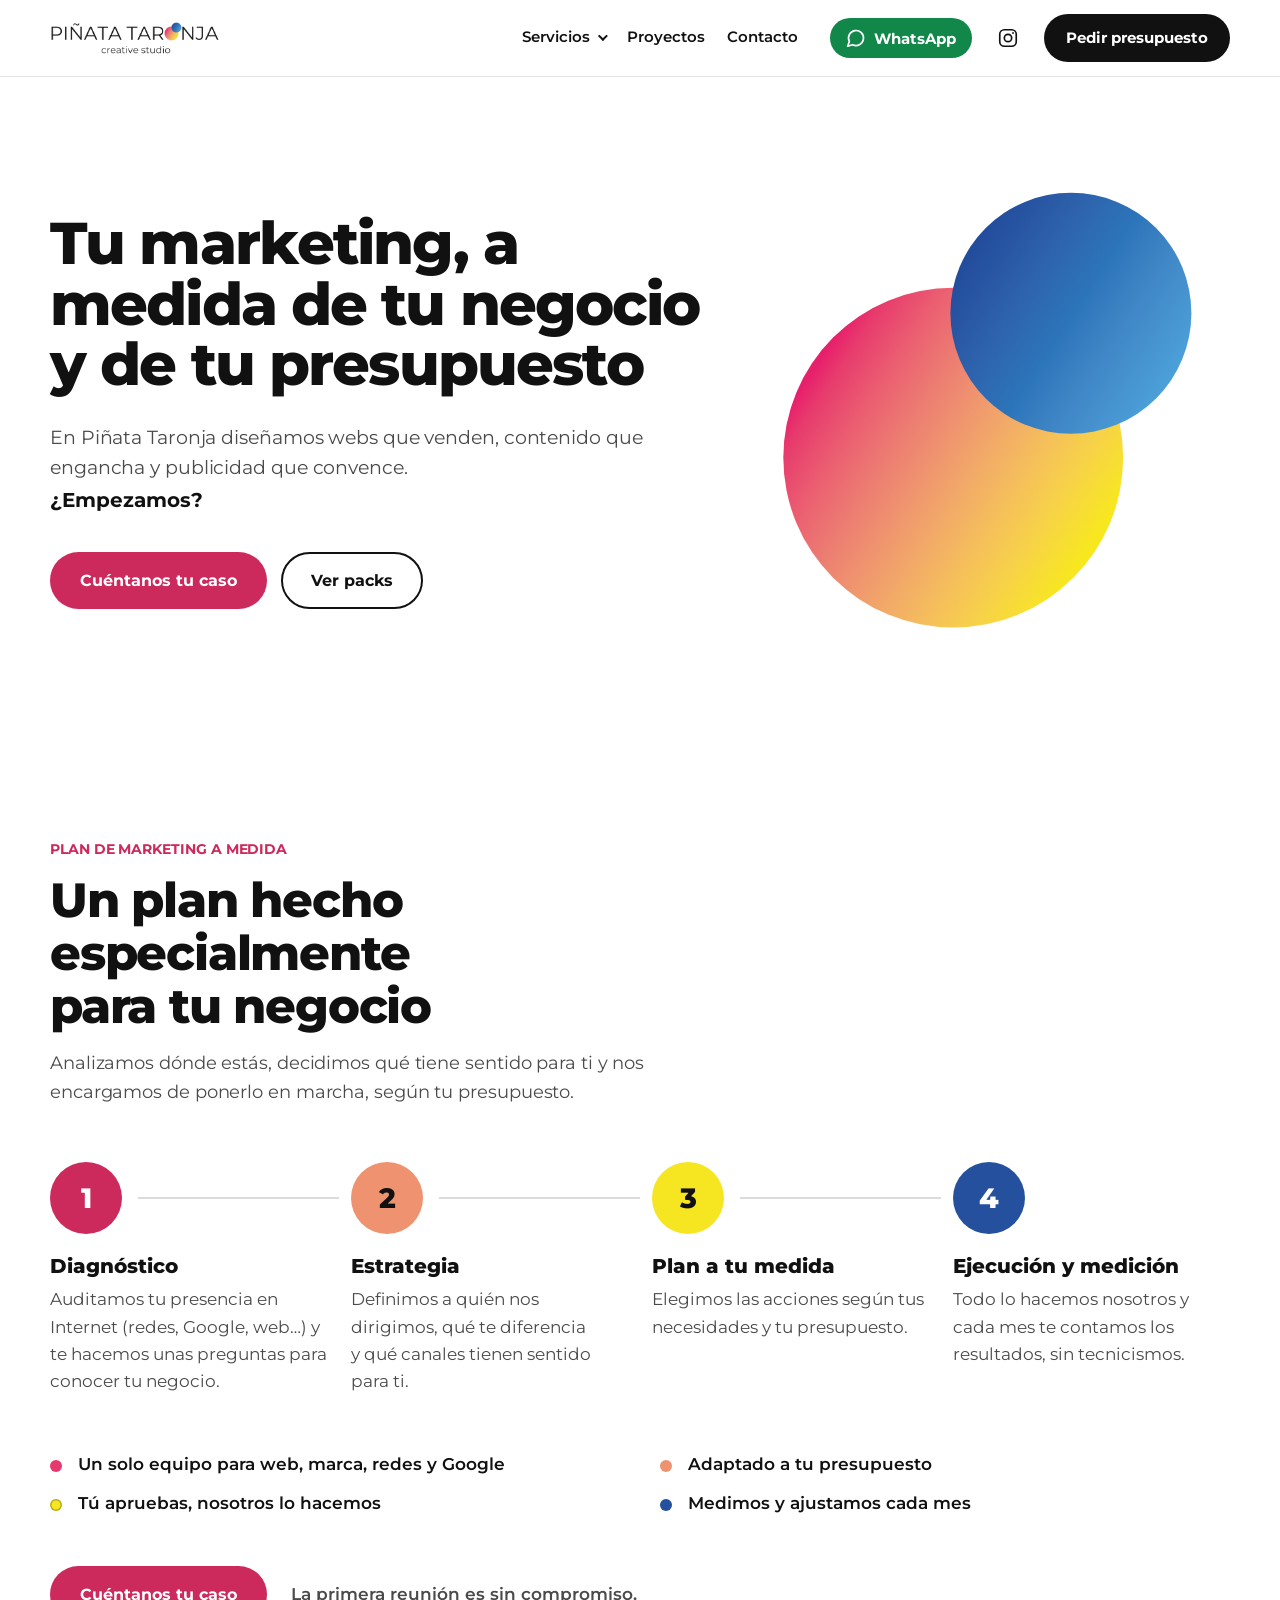
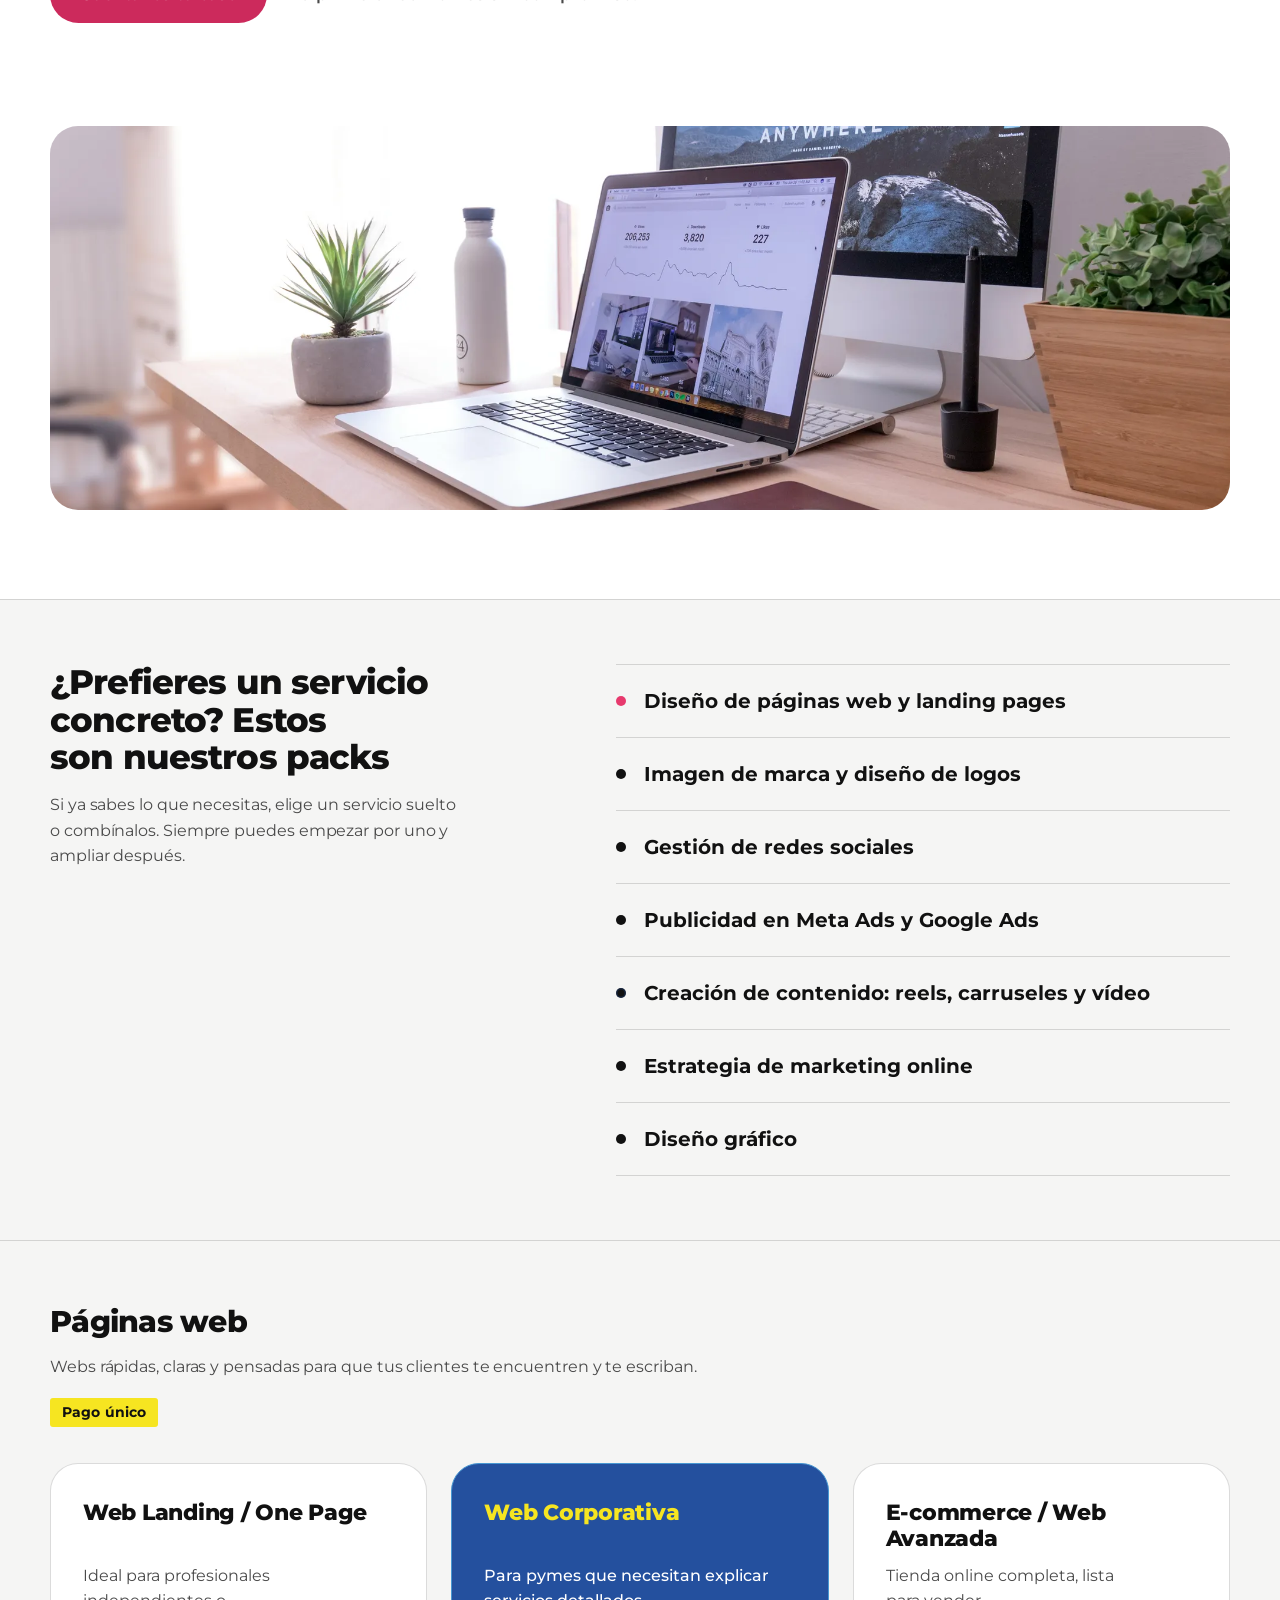
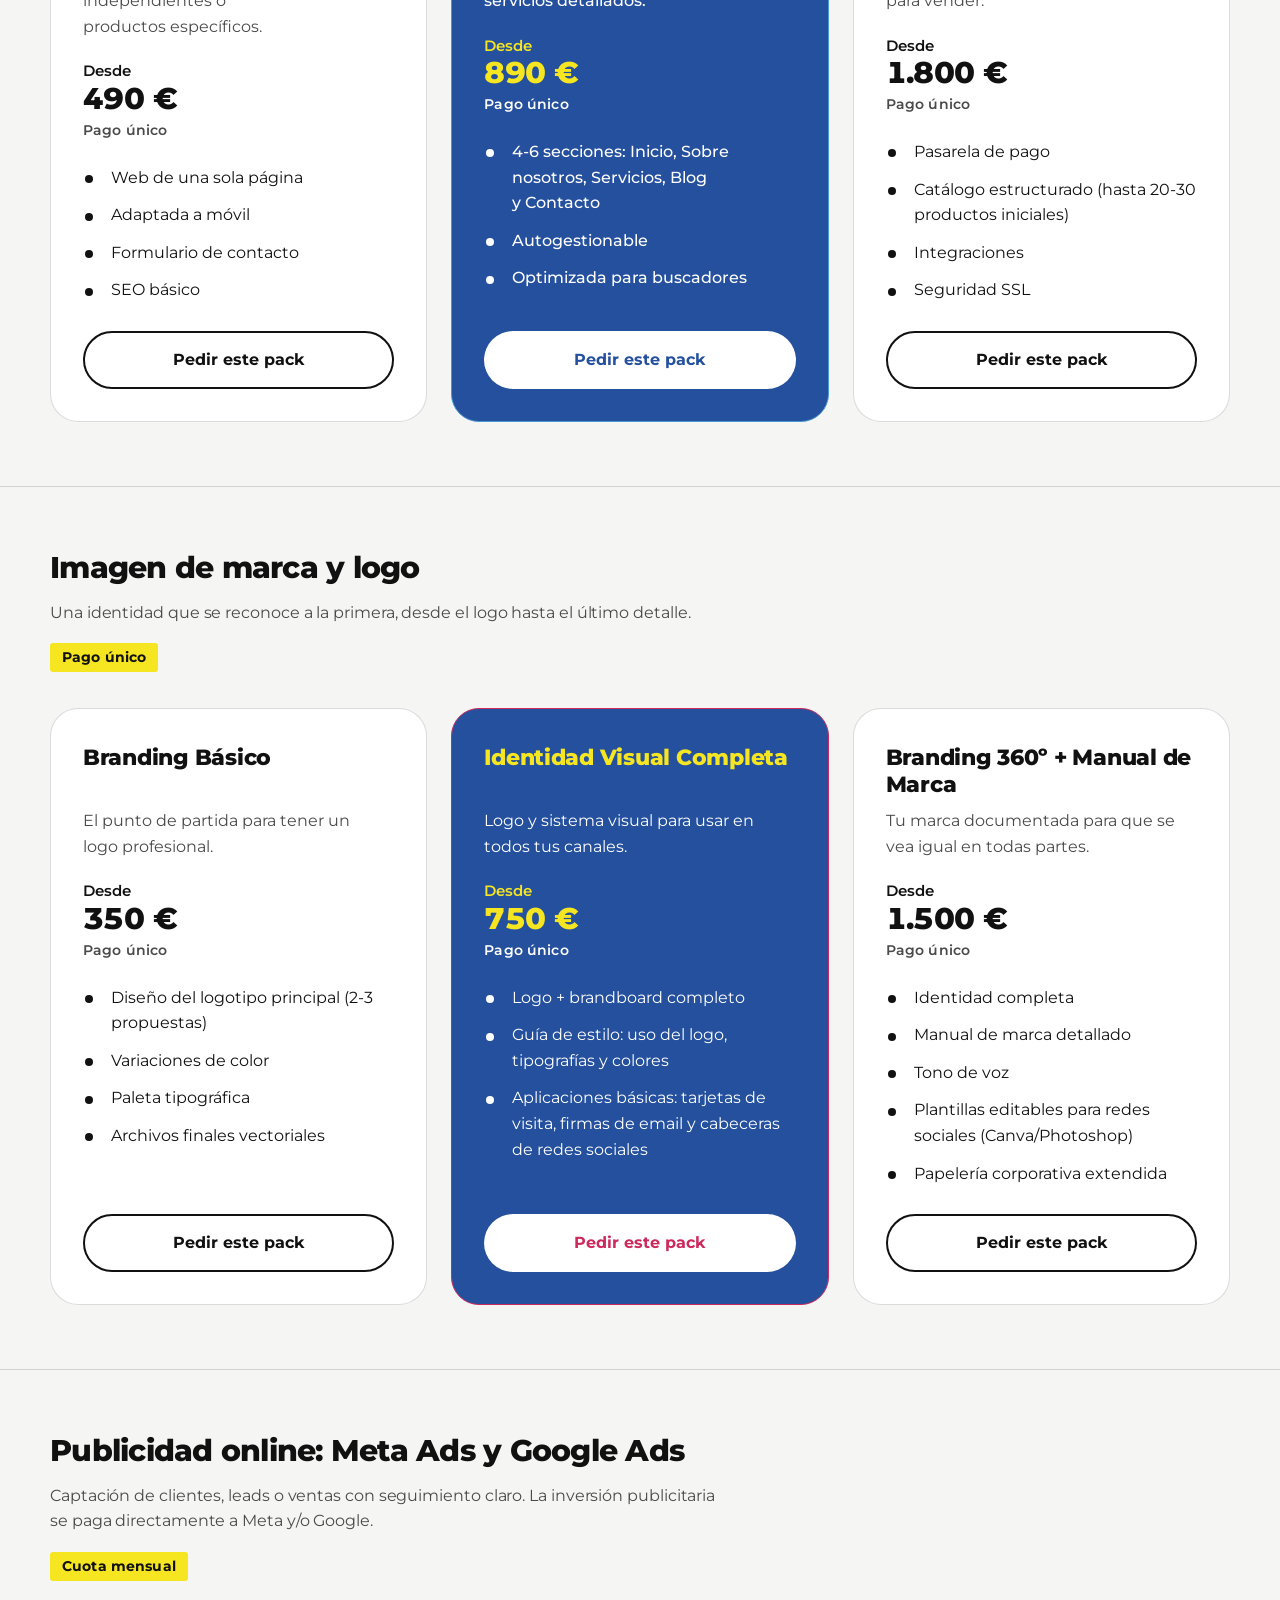
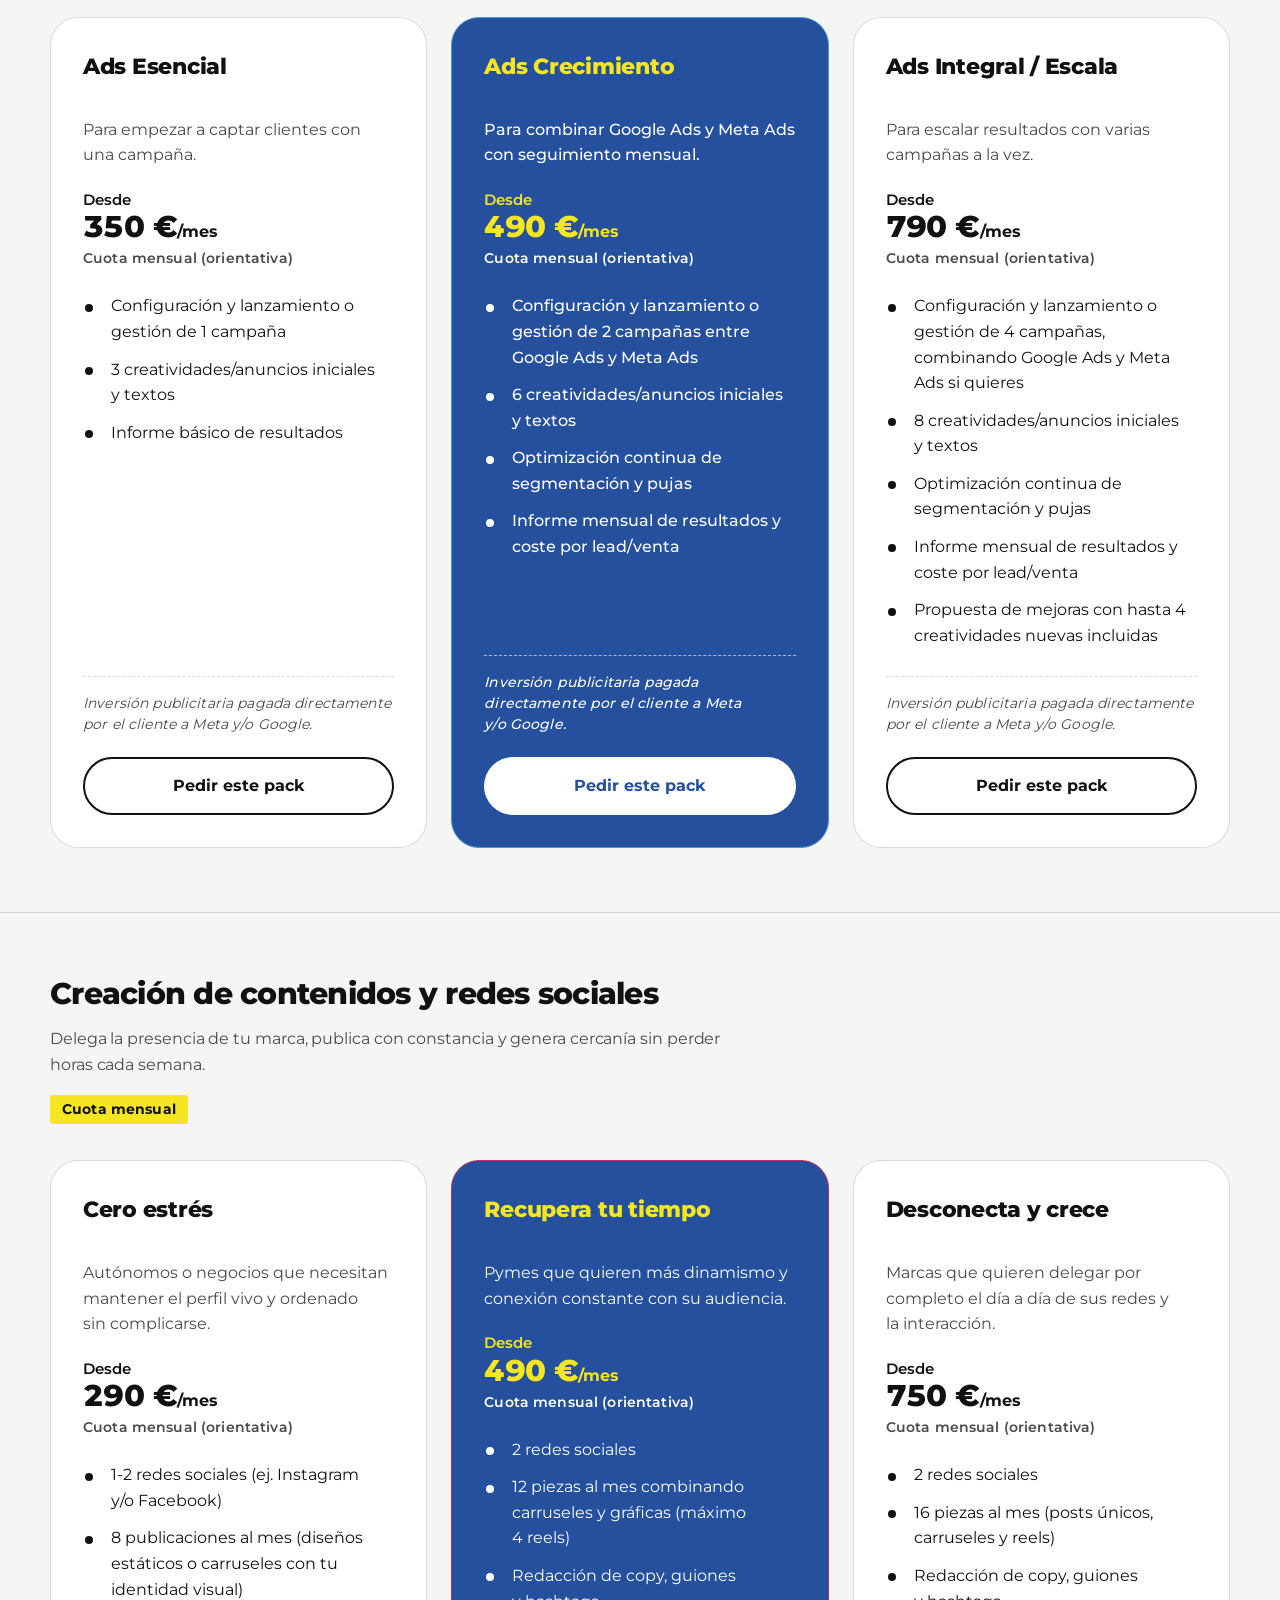
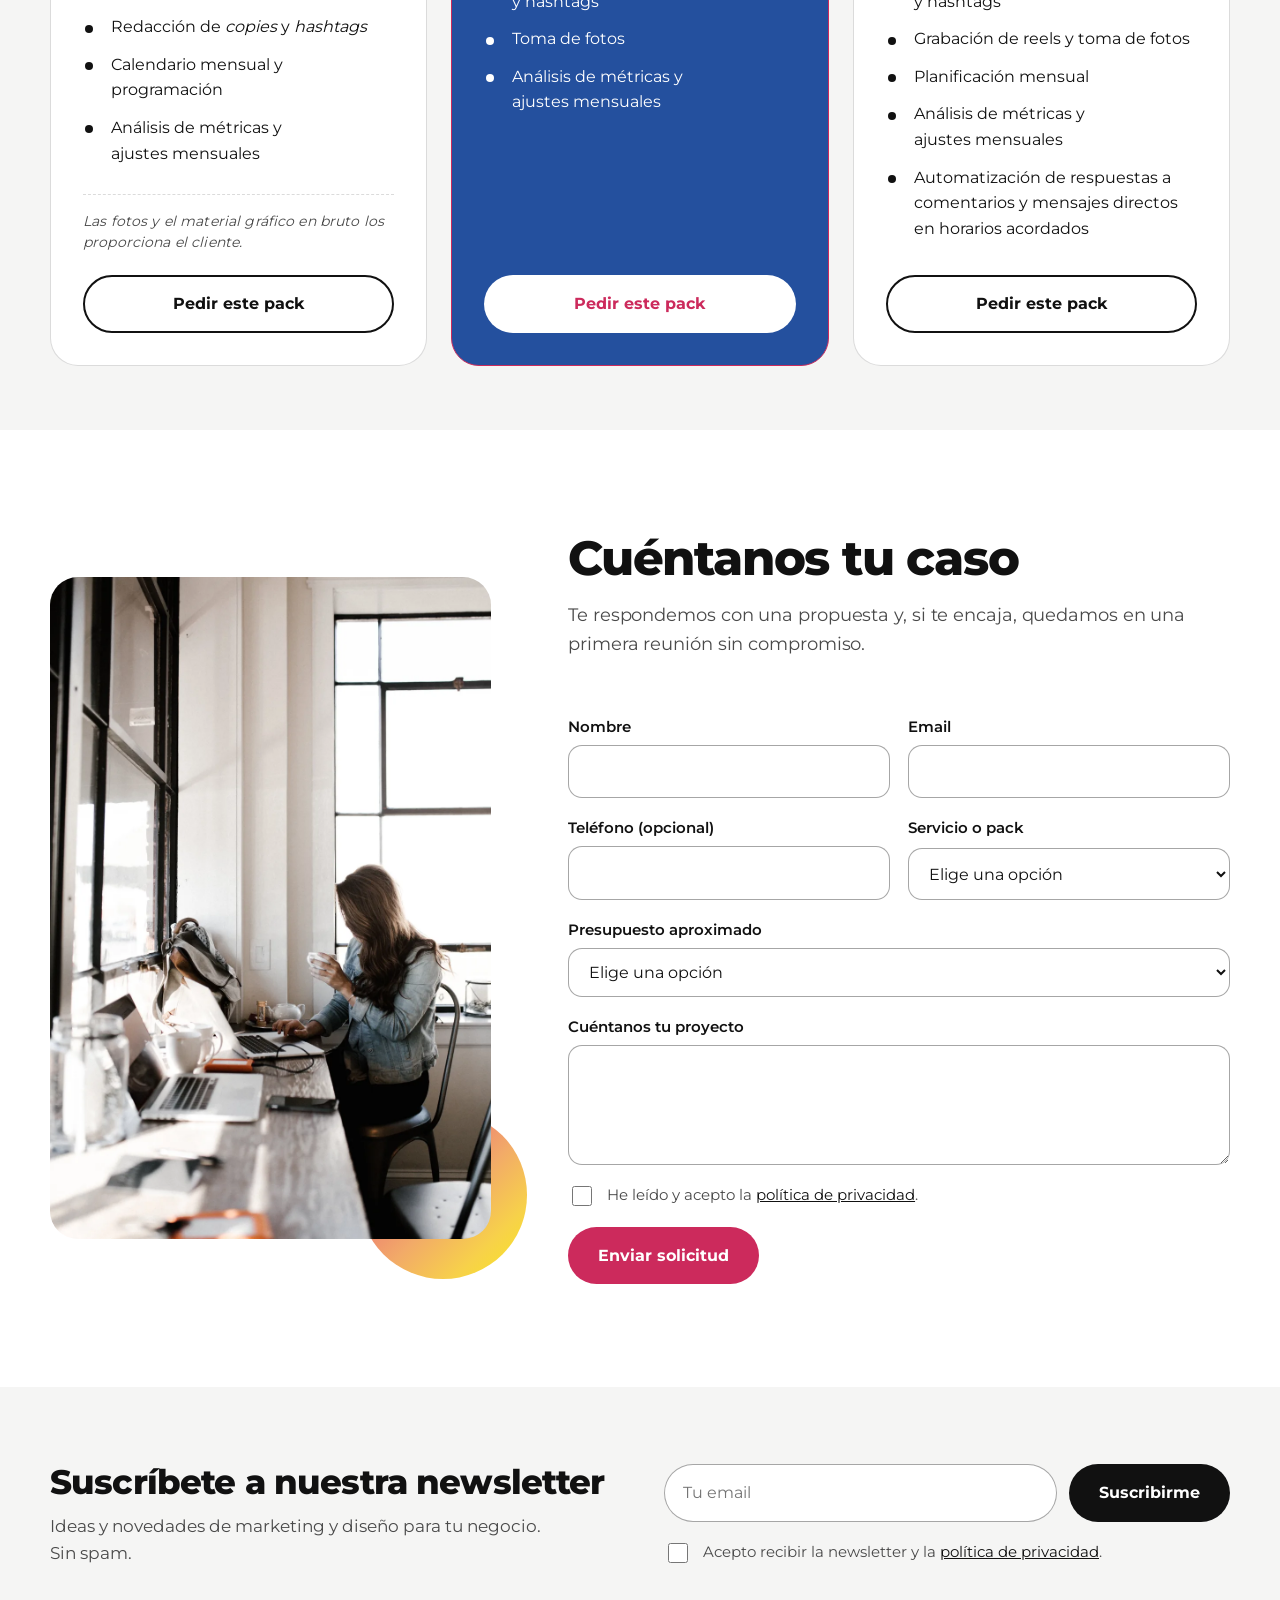
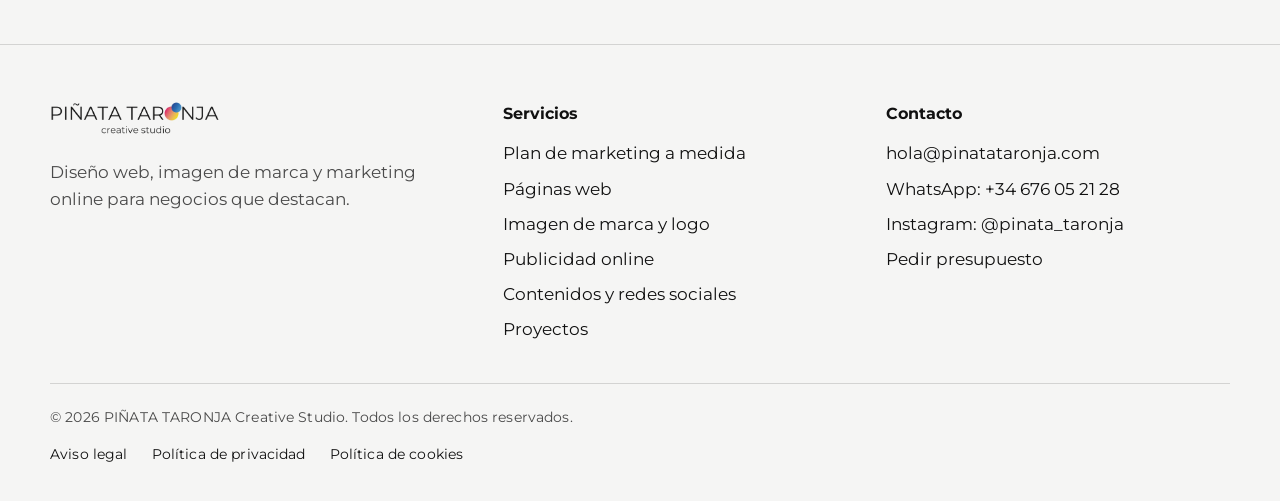
<file: index.html>
<!DOCTYPE html>
<html lang="es">
<head>
  <meta charset="utf-8">
  <meta name="viewport" content="width=device-width, initial-scale=1">
  <meta name="theme-color" content="#ffffff">
  <meta name="color-scheme" content="light">
  <title>PIÑATA TARONJA · Plan de marketing a medida, diseño web y branding</title>
  <meta name="description" content="Estudio creativo que crea planes de marketing a medida: diagnóstico, estrategia, web, ficha de Google, redes y contenidos, según tu presupuesto.">
  <link rel="canonical" href="https://pinatataronja.com/">
  <meta property="og:title" content="PIÑATA TARONJA · Plan de marketing a medida">
  <meta property="og:description" content="Primero escuchamos tu caso. Después montamos un plan de marketing a medida de tu negocio y de tu presupuesto, y nos encargamos de ponerlo en marcha.">
  <meta property="og:type" content="website">
  <meta property="og:url" content="https://pinatataronja.com/">
  <meta property="og:site_name" content="PIÑATA TARONJA Creative Studio">
  <meta property="og:locale" content="es_ES">
  <meta property="og:image" content="https://pinatataronja.com/img/og-pinata-taronja.jpg">
  <meta property="og:image:width" content="1200">
  <meta property="og:image:height" content="630">
  <meta property="og:image:alt" content="PIÑATA TARONJA Creative Studio: diseño web, imagen de marca y marketing online">
  <meta name="twitter:card" content="summary_large_image">
  <meta name="twitter:title" content="PIÑATA TARONJA · Plan de marketing a medida">
  <meta name="twitter:description" content="Primero escuchamos tu caso. Después montamos un plan de marketing a medida de tu negocio y de tu presupuesto, y nos encargamos de ponerlo en marcha.">
  <meta name="twitter:image" content="https://pinatataronja.com/img/og-pinata-taronja.jpg">
  <link rel="icon" href="img/favicon.png" type="image/png">
  <link rel="preload" href="fonts/montserrat-latin-wght-normal.woff2" as="font" type="font/woff2" crossorigin>
  <script type="application/ld+json">
{
  "@context": "https://schema.org",
  "@type": "ProfessionalService",
  "@id": "https://pinatataronja.com/#empresa",
  "name": "PIÑATA TARONJA Creative Studio",
  "legalName": "Everything Language Centre, S.L.",
  "url": "https://pinatataronja.com/",
  "logo": "https://pinatataronja.com/img/logo.webp",
  "image": "https://pinatataronja.com/img/og-pinata-taronja.jpg",
  "description": "Estudio creativo que crea planes de marketing a medida: diagnóstico, estrategia, web, ficha de Google, redes y contenidos, según el presupuesto de cada negocio.",
  "email": "hola@pinatataronja.com",
  "taxID": "B98355514",
  "address": {
    "@type": "PostalAddress",
    "streetAddress": "Calle Rincón de Loix, 6, bajo",
    "postalCode": "46183",
    "addressLocality": "L'Eliana",
    "addressRegion": "Valencia",
    "addressCountry": "ES"
  },
  "areaServed": "ES",
  "sameAs": [
    "https://www.instagram.com/pinata_taronja/"
  ],
  "knowsAbout": [
    "Diseño web",
    "Landing pages",
    "Imagen de marca",
    "Redes sociales",
    "Publicidad online",
    "Plan de marketing a medida",
    "Ficha de Google"
  ],
  "makesOffer": {
    "@type": "Offer",
    "itemOffered": {
      "@type": "Service",
      "name": "Plan de marketing a medida",
      "description": "Diagnóstico de la web, las redes y la ficha de Google, estrategia y un plan de acciones ajustado al presupuesto del cliente, con ejecución y un informe mensual de resultados.",
      "provider": { "@id": "https://pinatataronja.com/#empresa" },
      "areaServed": "ES"
    }
  }
}
  </script>
  <script>document.documentElement.classList.add("js")</script>
  <link rel="stylesheet" href="css/style.css">
</head>
<body>
  <a class="salto" href="#contenido">Saltar al contenido</a>

  <header class="cabecera">
    <div class="contenedor cabecera-interior">
      <a class="logo" href="#inicio" aria-label="PIÑATA TARONJA Creative Studio, inicio"><img src="img/logo.webp" alt="PIÑATA TARONJA Creative Studio" width="184" height="34"></a>
      <nav class="menu" id="menu-principal" aria-label="Principal">
        <div class="menu-grupo">
          <a class="menu-servicios" href="#servicios" aria-haspopup="true" aria-expanded="false">Servicios</a>
          <div class="menu-submenu">
            <a href="#a-medida">Plan a medida</a>
            <a href="#webs">Webs</a>
            <a href="#marca">Marca</a>
            <a href="#publicidad">Publicidad</a>
            <a href="#contenidos">Contenidos</a>
          </div>
        </div>
        <a href="/proyectos">Proyectos</a>
        <a href="#contacto">Contacto</a>
      </nav>
      <div class="cabecera-acciones">
        <a class="boton-wa" href="https://wa.me/34676052128?text=Hola%2C%20quiero%20informaci%C3%B3n%20sobre%20vuestros%20servicios" target="_blank" rel="noopener noreferrer" aria-label="Escríbenos por WhatsApp"><svg viewBox="0 0 24 24" fill="none" stroke="currentColor" stroke-width="2" stroke-linecap="round" stroke-linejoin="round" aria-hidden="true"><path d="M7.9 20A9 9 0 1 0 4 16.1L2 22Z"/></svg><span>WhatsApp</span></a>
        <a class="icono-ig" href="https://www.instagram.com/pinata_taronja/" target="_blank" rel="noopener noreferrer" aria-label="Instagram de PIÑATA TARONJA"><svg viewBox="0 0 24 24" fill="none" stroke="currentColor" stroke-width="1.8" stroke-linecap="round" stroke-linejoin="round" aria-hidden="true"><rect x="3" y="3" width="18" height="18" rx="5"/><circle cx="12" cy="12" r="4"/><circle cx="17.5" cy="6.5" r="1" fill="currentColor" stroke="none"/></svg></a>
        <button class="menu-boton" type="button" aria-expanded="false" aria-controls="menu-principal" aria-label="Abrir menú"><span></span><span></span><span></span></button>
        <a class="boton boton-rosa boton-pequeno" href="#contacto">Pedir presupuesto</a>
      </div>
    </div>
  </header>

  <main id="contenido">
    <section class="hero" id="inicio">
      <div class="contenedor hero-interior">
        <div>
          <h1>Tu marketing, a medida de tu negocio y de tu presupuesto</h1>
          <p class="hero-texto">En Piñata Taronja diseñamos webs que venden, contenido que engancha y publicidad que convence.</p>
          <p class="hero-pregunta">¿Empezamos?</p>
          <div class="hero-botones">
            <a class="boton boton-rosa" href="#contacto" data-pack="Plan de marketing a medida">Cuéntanos tu caso</a>
            <a class="boton boton-linea" href="#servicios">Ver packs</a>
          </div>
        </div>
        <div class="circulos" aria-hidden="true">
          <div class="imagotipo">
            <svg class="pt-capa pt-grande" viewBox="0 0 375 395" focusable="false">
              <defs>
                <linearGradient id="pt-g-grande" gradientUnits="userSpaceOnUse" x1="35.56" y1="158.64" x2="278.44" y2="316.36">
                  <stop offset="0.015" stop-color="#E7206C"/><stop offset="0.075" stop-color="#E73B6D"/><stop offset="0.2" stop-color="#EB5D71"/><stop offset="0.325" stop-color="#EC7A72"/><stop offset="0.45" stop-color="#EF936F"/><stop offset="0.575" stop-color="#F2AA68"/><stop offset="0.7" stop-color="#F5BF5B"/><stop offset="0.825" stop-color="#F7D248"/><stop offset="0.925" stop-color="#F7E02F"/><stop offset="0.985" stop-color="#F7E81D"/>
                </linearGradient>
              </defs>
              <circle cx="157" cy="237.5" r="144.8" fill="url(#pt-g-grande)"/>
            </svg>
            <svg class="pt-capa pt-azul" viewBox="0 0 375 395" focusable="false">
              <defs>
                <linearGradient id="pt-g-azul" gradientUnits="userSpaceOnUse" x1="171.17" y1="58.47" x2="343.43" y2="170.33">
                  <stop offset="0.015" stop-color="#224D9C"/><stop offset="0.15" stop-color="#2957A4"/><stop offset="0.3" stop-color="#2E64AD"/><stop offset="0.5" stop-color="#2C74B9"/><stop offset="0.7" stop-color="#3F86C6"/><stop offset="0.85" stop-color="#4693CF"/><stop offset="0.985" stop-color="#4B9FD8"/>
                </linearGradient>
              </defs>
              <circle id="pt-azul" cx="257.3" cy="114.4" r="102.7" fill="url(#pt-g-azul)"/>
            </svg>
          </div>
        </div>
      </div>
    </section>

    <section class="seccion" id="a-medida" aria-labelledby="t-a-medida">
      <div class="contenedor">
        <div class="seccion-cabecera">
          <p class="sobretitulo">Plan de marketing a medida</p>
          <h2 id="t-a-medida">Un plan hecho especialmente para tu negocio</h2>
          <p>Analizamos dónde estás, decidimos qué tiene sentido para ti y nos encargamos de ponerlo en marcha, según tu presupuesto.</p>
        </div>
        <ol class="metodo">
          <li style="--c: var(--rosa-fuerte); --t: #fff"><span class="metodo-circulo" aria-hidden="true">1</span><h3>Diagnóstico</h3><p>Auditamos tu presencia en Internet (redes, Google, web…) y te hacemos unas preguntas para conocer tu negocio.</p></li>
          <li style="--c: var(--coral); --t: #111"><span class="metodo-circulo" aria-hidden="true">2</span><h3>Estrategia</h3><p>Definimos a quién nos dirigimos, qué te diferencia y qué canales tienen sentido para ti.</p></li>
          <li style="--c: var(--amarillo); --t: #111"><span class="metodo-circulo" aria-hidden="true">3</span><h3>Plan a tu medida</h3><p>Elegimos las acciones según tus necesidades y tu presupuesto.</p></li>
          <li style="--c: var(--marino); --t: #fff"><span class="metodo-circulo" aria-hidden="true">4</span><h3>Ejecución y medición</h3><p>Todo lo hacemos nosotros y cada mes te contamos los resultados, sin tecnicismos.</p></li>
        </ol>
        <ul class="ventajas">
          <li>Un solo equipo para web, marca, redes y Google</li>
          <li>Adaptado a tu presupuesto</li>
          <li>Tú apruebas, nosotros lo hacemos</li>
          <li>Medimos y ajustamos cada mes</li>
        </ul>
        <div class="a-medida-cta">
          <a class="boton boton-rosa" href="#contacto" data-pack="Plan de marketing a medida">Cuéntanos tu caso</a>
          <p>La primera reunión es sin compromiso.</p>
        </div>
      </div>
    </section>

    <div class="banda-foto">
      <div class="contenedor banda-contenedor"><img src="img/foto-escritorio.webp" alt="Escritorio de trabajo con portátil, pantalla y plantas" width="2000" height="1334"><img class="sello" src="img/imagotipo.png" alt="" width="375" height="395"></div>
    </div>

    <div class="bloque-packs" id="packs">
    <section class="seccion seccion-cielo" id="servicios" aria-labelledby="t-servicios">
      <div class="contenedor servicios-interior">
        <div class="seccion-cabecera">
          <h2 id="t-servicios">¿Prefieres un servicio concreto? Estos son nuestros packs</h2>
          <p>Si ya sabes lo que necesitas, elige un servicio suelto o combínalos. Siempre puedes empezar por uno y ampliar después.</p>
        </div>
        <ul class="lista-servicios"><li>Diseño de páginas web y landing pages</li><li>Imagen de marca y diseño de logos</li><li>Gestión de redes sociales</li><li>Publicidad en Meta Ads y Google Ads</li><li>Creación de contenido: reels, carruseles y vídeo</li><li>Estrategia de marketing online</li><li>Diseño gráfico</li></ul>
      </div>
    </section>

  <section class="seccion" id="webs" aria-labelledby="t-webs">
    <div class="contenedor">
      <div class="seccion-cabecera">
        <h2 id="t-webs">Páginas web</h2>
        <p>Webs rápidas, claras y pensadas para que tus clientes te encuentren y te escriban.</p>
        <span class="etiqueta-cobro">Pago único</span>
      </div>
      <div class="packs">
        <article class="pack">
          <h3>Web Landing / One Page</h3>
          <p class="pack-para">Ideal para profesionales independientes o productos específicos.</p>
          <p class="pack-precio"><span class="pack-desde">Desde</span>490 €<span class="pack-sufijo"></span><small>Pago único</small></p>
          <ul class="pack-lista"><li>Web de una sola página</li><li>Adaptada a móvil</li><li>Formulario de contacto</li><li>SEO básico</li></ul>
          
          <a class="boton boton-linea boton-bloque" href="#contacto" data-pack="Web Landing / One Page">Pedir este pack</a>
        </article>
        <article class="pack pack-destacado pack-azul">
          <h3>Web Corporativa</h3>
          <p class="pack-para">Para pymes que necesitan explicar servicios detallados.</p>
          <p class="pack-precio"><span class="pack-desde">Desde</span>890 €<span class="pack-sufijo"></span><small>Pago único</small></p>
          <ul class="pack-lista"><li>4-6 secciones: Inicio, Sobre nosotros, Servicios, Blog y Contacto</li><li>Autogestionable</li><li>Optimizada para buscadores</li></ul>
          
          <a class="boton boton-bloque" href="#contacto" data-pack="Web Corporativa">Pedir este pack</a>
        </article>
        <article class="pack">
          <h3>E-commerce / Web Avanzada</h3>
          <p class="pack-para">Tienda online completa, lista para vender.</p>
          <p class="pack-precio"><span class="pack-desde">Desde</span>1.800 €<span class="pack-sufijo"></span><small>Pago único</small></p>
          <ul class="pack-lista"><li>Pasarela de pago</li><li>Catálogo estructurado (hasta 20-30 productos iniciales)</li><li>Integraciones</li><li>Seguridad SSL</li></ul>
          
          <a class="boton boton-linea boton-bloque" href="#contacto" data-pack="E-commerce / Web Avanzada">Pedir este pack</a>
        </article>
      </div>
    </div>
  </section>
  <section class="seccion seccion-cielo" id="marca" aria-labelledby="t-marca">
    <div class="contenedor">
      <div class="seccion-cabecera">
        <h2 id="t-marca">Imagen de marca y logo</h2>
        <p>Una identidad que se reconoce a la primera, desde el logo hasta el último detalle.</p>
        <span class="etiqueta-cobro">Pago único</span>
      </div>
      <div class="packs">
        <article class="pack">
          <h3>Branding Básico</h3>
          <p class="pack-para">El punto de partida para tener un logo profesional.</p>
          <p class="pack-precio"><span class="pack-desde">Desde</span>350 €<span class="pack-sufijo"></span><small>Pago único</small></p>
          <ul class="pack-lista"><li>Diseño del logotipo principal (2-3 propuestas)</li><li>Variaciones de color</li><li>Paleta tipográfica</li><li>Archivos finales vectoriales</li></ul>
          
          <a class="boton boton-linea boton-bloque" href="#contacto" data-pack="Branding Básico">Pedir este pack</a>
        </article>
        <article class="pack pack-destacado pack-rosa">
          <h3>Identidad Visual Completa</h3>
          <p class="pack-para">Logo y sistema visual para usar en todos tus canales.</p>
          <p class="pack-precio"><span class="pack-desde">Desde</span>750 €<span class="pack-sufijo"></span><small>Pago único</small></p>
          <ul class="pack-lista"><li>Logo + brandboard completo</li><li>Guía de estilo: uso del logo, tipografías y colores</li><li>Aplicaciones básicas: tarjetas de visita, firmas de email y cabeceras de redes sociales</li></ul>
          
          <a class="boton boton-bloque" href="#contacto" data-pack="Identidad Visual Completa">Pedir este pack</a>
        </article>
        <article class="pack">
          <h3>Branding 360º + Manual de Marca</h3>
          <p class="pack-para">Tu marca documentada para que se vea igual en todas partes.</p>
          <p class="pack-precio"><span class="pack-desde">Desde</span>1.500 €<span class="pack-sufijo"></span><small>Pago único</small></p>
          <ul class="pack-lista"><li>Identidad completa</li><li>Manual de marca detallado</li><li>Tono de voz</li><li>Plantillas editables para redes sociales (Canva/Photoshop)</li><li>Papelería corporativa extendida</li></ul>
          
          <a class="boton boton-linea boton-bloque" href="#contacto" data-pack="Branding 360º + Manual de Marca">Pedir este pack</a>
        </article>
      </div>
    </div>
  </section>
  <section class="seccion seccion-marino" id="publicidad" aria-labelledby="t-publicidad">
    <div class="contenedor">
      <div class="seccion-cabecera">
        <h2 id="t-publicidad">Publicidad online: Meta Ads y Google Ads</h2>
        <p>Captación de clientes, leads o ventas con seguimiento claro. La inversión publicitaria se paga directamente a Meta y/o Google.</p>
        <span class="etiqueta-cobro">Cuota mensual</span>
      </div>
      <div class="packs">
        <article class="pack">
          <h3>Ads Esencial</h3>
          <p class="pack-para">Para empezar a captar clientes con una campaña.</p>
          <p class="pack-precio"><span class="pack-desde">Desde</span>350 €<span class="pack-sufijo">/mes</span><small>Cuota mensual (orientativa)</small></p>
          <ul class="pack-lista"><li>Configuración y lanzamiento o gestión de 1 campaña</li><li>3 creatividades/anuncios iniciales y textos</li><li>Informe básico de resultados</li></ul>
          <p class="pack-nota">Inversión publicitaria pagada directamente por el cliente a Meta y/o Google.</p>
          <a class="boton boton-linea boton-bloque" href="#contacto" data-pack="Ads Esencial">Pedir este pack</a>
        </article>
        <article class="pack pack-destacado pack-azul">
          <h3>Ads Crecimiento</h3>
          <p class="pack-para">Para combinar Google Ads y Meta Ads con seguimiento mensual.</p>
          <p class="pack-precio"><span class="pack-desde">Desde</span>490 €<span class="pack-sufijo">/mes</span><small>Cuota mensual (orientativa)</small></p>
          <ul class="pack-lista"><li>Configuración y lanzamiento o gestión de 2 campañas entre Google Ads y Meta Ads</li><li>6 creatividades/anuncios iniciales y textos</li><li>Optimización continua de segmentación y pujas</li><li>Informe mensual de resultados y coste por lead/venta</li></ul>
          <p class="pack-nota">Inversión publicitaria pagada directamente por el cliente a Meta y/o Google.</p>
          <a class="boton boton-bloque" href="#contacto" data-pack="Ads Crecimiento">Pedir este pack</a>
        </article>
        <article class="pack">
          <h3>Ads Integral / Escala</h3>
          <p class="pack-para">Para escalar resultados con varias campañas a la vez.</p>
          <p class="pack-precio"><span class="pack-desde">Desde</span>790 €<span class="pack-sufijo">/mes</span><small>Cuota mensual (orientativa)</small></p>
          <ul class="pack-lista"><li>Configuración y lanzamiento o gestión de 4 campañas, combinando Google Ads y Meta Ads si quieres</li><li>8 creatividades/anuncios iniciales y textos</li><li>Optimización continua de segmentación y pujas</li><li>Informe mensual de resultados y coste por lead/venta</li><li>Propuesta de mejoras con hasta 4 creatividades nuevas incluidas</li></ul>
          <p class="pack-nota">Inversión publicitaria pagada directamente por el cliente a Meta y/o Google.</p>
          <a class="boton boton-linea boton-bloque" href="#contacto" data-pack="Ads Integral / Escala">Pedir este pack</a>
        </article>
      </div>
    </div>
  </section>
  <section class="seccion seccion-cielo" id="contenidos" aria-labelledby="t-contenidos">
    <div class="contenedor">
      <div class="seccion-cabecera">
        <h2 id="t-contenidos">Creación de contenidos y redes sociales</h2>
        <p>Delega la presencia de tu marca, publica con constancia y genera cercanía sin perder horas cada semana.</p>
        <span class="etiqueta-cobro">Cuota mensual</span>
      </div>
      <div class="packs">
        <article class="pack">
          <h3>Cero estrés</h3>
          <p class="pack-para">Autónomos o negocios que necesitan mantener el perfil vivo y ordenado sin complicarse.</p>
          <p class="pack-precio"><span class="pack-desde">Desde</span>290 €<span class="pack-sufijo">/mes</span><small>Cuota mensual (orientativa)</small></p>
          <ul class="pack-lista"><li>1-2 redes sociales (ej. Instagram y/o Facebook)</li><li>8 publicaciones al mes (diseños estáticos o carruseles con tu identidad visual)</li><li>Redacción de <em>copies</em> y <em>hashtags</em></li><li>Calendario mensual y programación</li><li>Análisis de métricas y ajustes mensuales</li></ul>
          <p class="pack-nota">Las fotos y el material gráfico en bruto los proporciona el cliente.</p>
          <a class="boton boton-linea boton-bloque" href="#contacto" data-pack="Cero estrés">Pedir este pack</a>
        </article>
        <article class="pack pack-destacado pack-rosa">
          <h3>Recupera tu tiempo</h3>
          <p class="pack-para">Pymes que quieren más dinamismo y conexión constante con su audiencia.</p>
          <p class="pack-precio"><span class="pack-desde">Desde</span>490 €<span class="pack-sufijo">/mes</span><small>Cuota mensual (orientativa)</small></p>
          <ul class="pack-lista"><li>2 redes sociales</li><li>12 piezas al mes combinando carruseles y gráficas (máximo 4 reels)</li><li>Redacción de copy, guiones y hashtags</li><li>Toma de fotos</li><li>Análisis de métricas y ajustes mensuales</li></ul>
          <a class="boton boton-bloque" href="#contacto" data-pack="Recupera tu tiempo">Pedir este pack</a>
        </article>
        <article class="pack">
          <h3>Desconecta y crece</h3>
          <p class="pack-para">Marcas que quieren delegar por completo el día a día de sus redes y la interacción.</p>
          <p class="pack-precio"><span class="pack-desde">Desde</span>750 €<span class="pack-sufijo">/mes</span><small>Cuota mensual (orientativa)</small></p>
          <ul class="pack-lista"><li>2 redes sociales</li><li>16 piezas al mes (posts únicos, carruseles y reels)</li><li>Redacción de copy, guiones y hashtags</li><li>Grabación de reels y toma de fotos</li><li>Planificación mensual</li><li>Análisis de métricas y ajustes mensuales</li><li>Automatización de respuestas a comentarios y mensajes directos en horarios acordados</li></ul>
          <a class="boton boton-linea boton-bloque" href="#contacto" data-pack="Desconecta y crece">Pedir este pack</a>
        </article>
      </div>
    </div>
  </section>

    </div>

    <section class="seccion" id="contacto" aria-labelledby="t-contacto">
      <div class="contenedor presupuesto-interior">
        <div class="presupuesto-foto"><img src="img/foto-cafe.webp" alt="Mujer trabajando con su portátil junto a una ventana" width="1000" height="1500"></div>
        <div>
          <div class="seccion-cabecera">
            <h2 id="t-contacto">Cuéntanos tu caso</h2>
            <p>Te respondemos con una propuesta y, si te encaja, quedamos en una primera reunión sin compromiso.</p>
          </div>
          <form class="formulario" id="form-presupuesto" novalidate>
            <input type="hidden" name="tipo" value="presupuesto"><div class="trampa" aria-hidden="true"><label>No rellenar<input type="text" name="web" tabindex="-1" autocomplete="off"></label></div>
            <div class="campos">
              <div class="campo"><label for="nombre">Nombre</label><input id="nombre" name="nombre" type="text" autocomplete="name" required></div>
              <div class="campo"><label for="email">Email</label><input id="email" name="email" type="email" autocomplete="email" required></div>
              <div class="campo"><label for="telefono">Teléfono (opcional)</label><input id="telefono" name="telefono" type="tel" autocomplete="tel"></div>
              <div class="campo"><label for="pack">Servicio o pack</label>
                <select id="pack" name="pack"><option value="">Elige una opción</option><option value="Plan de marketing a medida">Plan de marketing a medida</option><option value="Web Landing / One Page">Web Landing / One Page</option><option value="Web Corporativa">Web Corporativa</option><option value="E-commerce / Web Avanzada">E-commerce / Web Avanzada</option><option value="Branding Básico">Branding Básico</option><option value="Identidad Visual Completa">Identidad Visual Completa</option><option value="Branding 360º + Manual de Marca">Branding 360º + Manual de Marca</option><option value="Ads Esencial">Ads Esencial</option><option value="Ads Crecimiento">Ads Crecimiento</option><option value="Ads Integral / Escala">Ads Integral / Escala</option><option value="Cero estrés">Cero estrés</option><option value="Recupera tu tiempo">Recupera tu tiempo</option><option value="Desconecta y crece">Desconecta y crece</option></select></div>
              <div class="campo campo-ancho"><label for="presupuesto">Presupuesto aproximado</label>
                <select id="presupuesto" name="presupuesto"><option value="">Elige una opción</option><option>Menos de 500 €</option><option>500 € – 1.000 €</option><option>1.000 € – 2.500 €</option><option>Más de 2.500 €</option><option>Cuota mensual</option></select></div>
              <div class="campo campo-ancho"><label for="mensaje">Cuéntanos tu proyecto</label><textarea id="mensaje" name="mensaje"></textarea></div>
            </div>
            <label class="casilla"><input type="checkbox" name="acepto" required><span>He leído y acepto la <a href="privacidad">política de privacidad</a>.</span></label>
            <p class="mensaje-ok" tabindex="-1" role="status">¡Gracias! Hemos recibido tu solicitud y te escribiremos muy pronto.</p>
            <button class="boton boton-rosa" type="submit">Enviar solicitud</button>
          </form>
        </div>
      </div>
    </section>

    <section class="newsletter" aria-labelledby="t-news">
      <div class="contenedor newsletter-interior">
        <div>
          <h2 id="t-news">Suscríbete a nuestra newsletter</h2>
          <p class="sub">Ideas y novedades de marketing y diseño para tu negocio. Sin spam.</p>
        </div>
        <form class="formulario" id="form-newsletter" novalidate>
          <input type="hidden" name="tipo" value="newsletter"><div class="trampa" aria-hidden="true"><label>No rellenar<input type="text" name="web" tabindex="-1" autocomplete="off"></label></div>
          <div class="fila-email">
            <input type="email" name="email" placeholder="Tu email" aria-label="Tu email" autocomplete="email" required>
            <button class="boton boton-rosa" type="submit">Suscribirme</button>
          </div>
          <label class="casilla"><input type="checkbox" name="acepto" required><span>Acepto recibir la newsletter y la <a href="privacidad">política de privacidad</a>.</span></label>
          <p class="mensaje-ok" tabindex="-1" role="status">¡Listo! Ya estás en la lista.</p>
        </form>
      </div>
    </section>
  </main>

  <footer class="pie">
    <div class="contenedor">
      <div class="pie-interior">
        <div>
          <a class="logo-pie" href="#inicio"><img src="img/logo.webp" alt="PIÑATA TARONJA Creative Studio" width="184" height="34"></a>
          <p>Diseño web, imagen de marca y marketing online para negocios que destacan.</p>
        </div>
        <div>
          <h2>Servicios</h2>
          <ul>
            <li><a href="#a-medida">Plan de marketing a medida</a></li>
            <li><a href="#webs">Páginas web</a></li>
            <li><a href="#marca">Imagen de marca y logo</a></li>
            <li><a href="#publicidad">Publicidad online</a></li>
            <li><a href="#contenidos">Contenidos y redes sociales</a></li>
            <li><a href="/proyectos">Proyectos</a></li>
          </ul>
        </div>
        <div>
          <h2>Contacto</h2>
          <ul>
            <li><a href="mailto:hola@pinatataronja.com">hola@pinatataronja.com</a></li>
            <li><a href="https://wa.me/34676052128?text=Hola%2C%20quiero%20informaci%C3%B3n%20sobre%20vuestros%20servicios" target="_blank" rel="noopener noreferrer">WhatsApp: +34 676 05 21 28</a></li>
            <li><a href="https://www.instagram.com/pinata_taronja/" target="_blank" rel="noopener noreferrer">Instagram: @pinata_taronja</a></li>
            <li><a href="#contacto">Pedir presupuesto</a></li>
          </ul>
        </div>
      </div>
      <p class="pie-legal">© 2026 PIÑATA TARONJA Creative Studio. Todos los derechos reservados.</p>
      <nav class="pie-enlaces" aria-label="Información legal"><a href="aviso-legal">Aviso legal</a><a href="privacidad">Política de privacidad</a><a href="cookies">Política de cookies</a></nav>
    </div>
  </footer>
  <script src="js/main.js"></script>
</body>
</html>
</file>
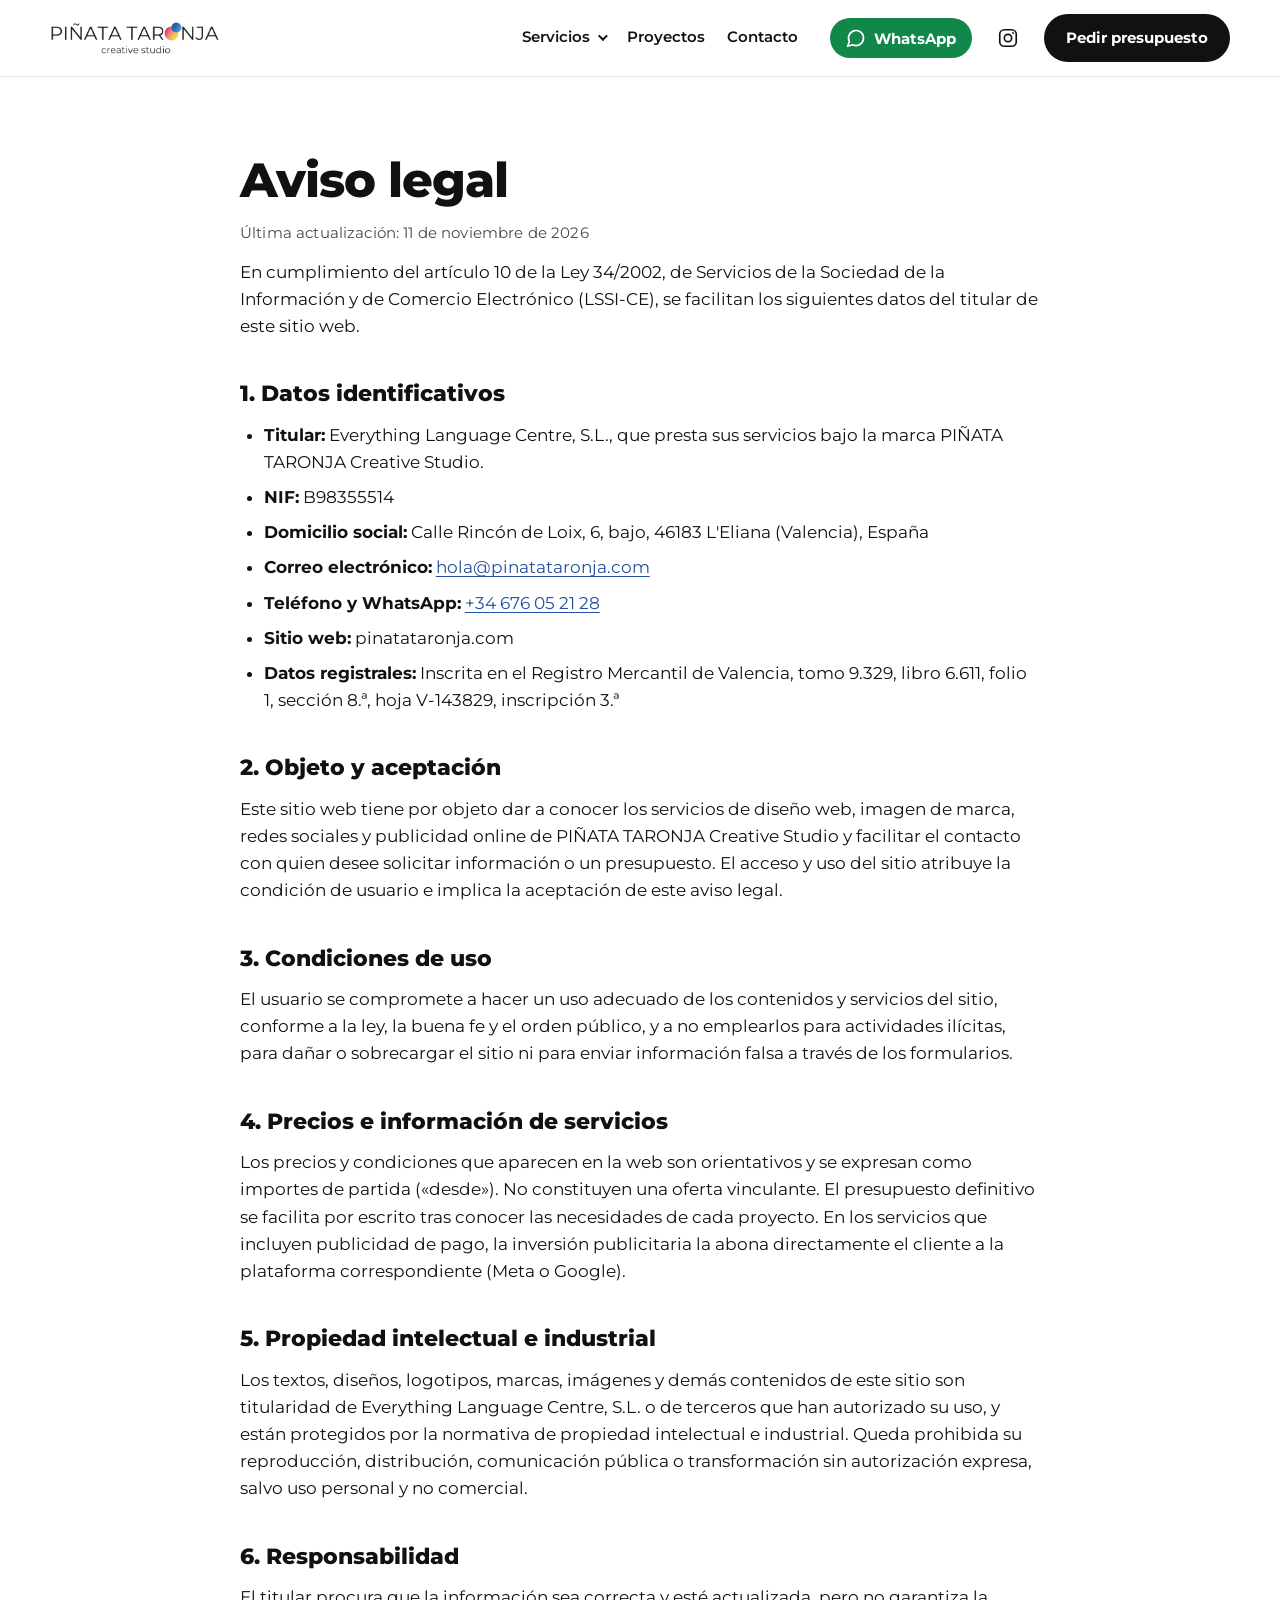
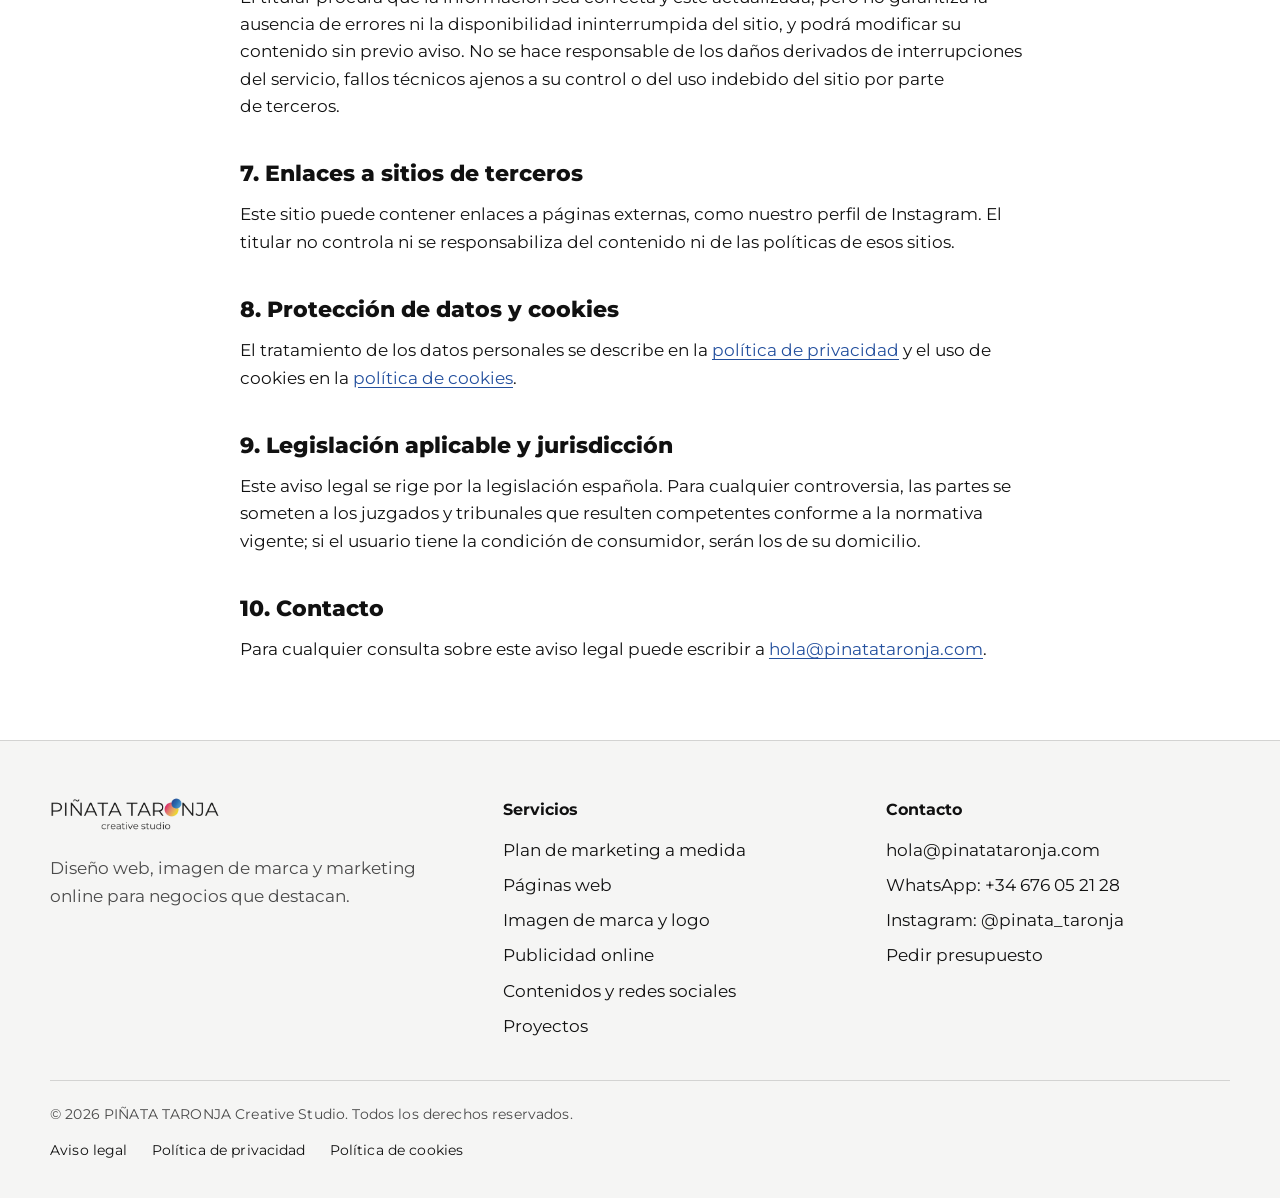
<file: aviso-legal.html>
<!DOCTYPE html>
<html lang="es">
<head>
  <meta charset="utf-8">
  <meta name="viewport" content="width=device-width, initial-scale=1">
  <meta name="theme-color" content="#ffffff">
  <meta name="color-scheme" content="light">
  <title>Aviso legal · PIÑATA TARONJA</title>
  <meta name="description" content="Aviso legal y datos identificativos del titular de pinatataronja.com.">
  <meta name="robots" content="index, follow">
  <link rel="canonical" href="https://pinatataronja.com/aviso-legal">
  <link rel="icon" href="img/favicon.png" type="image/png">
  <link rel="preload" href="fonts/montserrat-latin-wght-normal.woff2" as="font" type="font/woff2" crossorigin>
  <link rel="stylesheet" href="css/style.css">
</head>
<body>
  <a class="salto" href="#contenido">Saltar al contenido</a>
<header class="cabecera">
    <div class="contenedor cabecera-interior">
      <a class="logo" href="/" aria-label="PIÑATA TARONJA Creative Studio, inicio"><img src="img/logo.webp" alt="PIÑATA TARONJA Creative Studio" width="184" height="34"></a>
      <nav class="menu" id="menu-principal" aria-label="Principal">
        <div class="menu-grupo">
          <a class="menu-servicios" href="/#servicios" aria-haspopup="true" aria-expanded="false">Servicios</a>
          <div class="menu-submenu">
            <a href="/#a-medida">Plan a medida</a>
            <a href="/#webs">Webs</a>
            <a href="/#marca">Marca</a>
            <a href="/#publicidad">Publicidad</a>
            <a href="/#contenidos">Contenidos</a>
          </div>
        </div>
        <a href="/proyectos">Proyectos</a>
        <a href="/#contacto">Contacto</a>
      </nav>
      <div class="cabecera-acciones">
        <a class="boton-wa" href="https://wa.me/34676052128?text=Hola%2C%20quiero%20informaci%C3%B3n%20sobre%20vuestros%20servicios" target="_blank" rel="noopener noreferrer" aria-label="Escríbenos por WhatsApp"><svg viewBox="0 0 24 24" fill="none" stroke="currentColor" stroke-width="2" stroke-linecap="round" stroke-linejoin="round" aria-hidden="true"><path d="M7.9 20A9 9 0 1 0 4 16.1L2 22Z"/></svg><span>WhatsApp</span></a>
        <a class="icono-ig" href="https://www.instagram.com/pinata_taronja/" target="_blank" rel="noopener noreferrer" aria-label="Instagram de PIÑATA TARONJA"><svg viewBox="0 0 24 24" fill="none" stroke="currentColor" stroke-width="1.8" stroke-linecap="round" stroke-linejoin="round" aria-hidden="true"><rect x="3" y="3" width="18" height="18" rx="5"/><circle cx="12" cy="12" r="4"/><circle cx="17.5" cy="6.5" r="1" fill="currentColor" stroke="none"/></svg></a>
        <button class="menu-boton" type="button" aria-expanded="false" aria-controls="menu-principal" aria-label="Abrir menú"><span></span><span></span><span></span></button>
        <a class="boton boton-rosa boton-pequeno" href="/#contacto">Pedir presupuesto</a>
      </div>
    </div>
  </header>
  <main id="contenido">
    <article class="legal contenedor">
      <h1>Aviso legal</h1>
      <p class="legal-fecha">Última actualización: 11 de noviembre de 2026</p>

      <p>En cumplimiento del artículo 10 de la Ley 34/2002, de Servicios de la Sociedad de la Información y de Comercio Electrónico (LSSI-CE), se facilitan los siguientes datos del titular de este sitio web.</p>

      <h2>1. Datos identificativos</h2>
      <ul>
        <li><strong>Titular:</strong> Everything Language Centre, S.L., que presta sus servicios bajo la marca PIÑATA TARONJA Creative Studio.</li>
        <li><strong>NIF:</strong> B98355514</li>
        <li><strong>Domicilio social:</strong> Calle Rincón de Loix, 6, bajo, 46183 L'Eliana (Valencia), España</li>
        <li><strong>Correo electrónico:</strong> <a href="mailto:hola@pinatataronja.com">hola@pinatataronja.com</a></li>
        <li><strong>Teléfono y WhatsApp:</strong> <a href="tel:+34676052128">+34 676 05 21 28</a></li>
        <li><strong>Sitio web:</strong> pinatataronja.com</li>
        <li><strong>Datos registrales:</strong> Inscrita en el Registro Mercantil de Valencia, tomo 9.329, libro 6.611, folio 1, sección 8.ª, hoja V-143829, inscripción 3.ª</li>
      </ul>

      <h2>2. Objeto y aceptación</h2>
      <p>Este sitio web tiene por objeto dar a conocer los servicios de diseño web, imagen de marca, redes sociales y publicidad online de PIÑATA TARONJA Creative Studio y facilitar el contacto con quien desee solicitar información o un presupuesto. El acceso y uso del sitio atribuye la condición de usuario e implica la aceptación de este aviso legal.</p>

      <h2>3. Condiciones de uso</h2>
      <p>El usuario se compromete a hacer un uso adecuado de los contenidos y servicios del sitio, conforme a la ley, la buena fe y el orden público, y a no emplearlos para actividades ilícitas, para dañar o sobrecargar el sitio ni para enviar información falsa a través de los formularios.</p>

      <h2>4. Precios e información de servicios</h2>
      <p>Los precios y condiciones que aparecen en la web son orientativos y se expresan como importes de partida («desde»). No constituyen una oferta vinculante. El presupuesto definitivo se facilita por escrito tras conocer las necesidades de cada proyecto. En los servicios que incluyen publicidad de pago, la inversión publicitaria la abona directamente el cliente a la plataforma correspondiente (Meta o Google).</p>

      <h2>5. Propiedad intelectual e industrial</h2>
      <p>Los textos, diseños, logotipos, marcas, imágenes y demás contenidos de este sitio son titularidad de Everything Language Centre, S.L. o de terceros que han autorizado su uso, y están protegidos por la normativa de propiedad intelectual e industrial. Queda prohibida su reproducción, distribución, comunicación pública o transformación sin autorización expresa, salvo uso personal y no comercial.</p>

      <h2>6. Responsabilidad</h2>
      <p>El titular procura que la información sea correcta y esté actualizada, pero no garantiza la ausencia de errores ni la disponibilidad ininterrumpida del sitio, y podrá modificar su contenido sin previo aviso. No se hace responsable de los daños derivados de interrupciones del servicio, fallos técnicos ajenos a su control o del uso indebido del sitio por parte de terceros.</p>

      <h2>7. Enlaces a sitios de terceros</h2>
      <p>Este sitio puede contener enlaces a páginas externas, como nuestro perfil de Instagram. El titular no controla ni se responsabiliza del contenido ni de las políticas de esos sitios.</p>

      <h2>8. Protección de datos y cookies</h2>
      <p>El tratamiento de los datos personales se describe en la <a href="privacidad">política de privacidad</a> y el uso de cookies en la <a href="cookies">política de cookies</a>.</p>

      <h2>9. Legislación aplicable y jurisdicción</h2>
      <p>Este aviso legal se rige por la legislación española. Para cualquier controversia, las partes se someten a los juzgados y tribunales que resulten competentes conforme a la normativa vigente; si el usuario tiene la condición de consumidor, serán los de su domicilio.</p>

      <h2>10. Contacto</h2>
      <p>Para cualquier consulta sobre este aviso legal puede escribir a <a href="mailto:hola@pinatataronja.com">hola@pinatataronja.com</a>.</p>
    </article>
  </main>
<footer class="pie">
    <div class="contenedor">
      <div class="pie-interior">
        <div>
          <a class="logo-pie" href="/"><img src="img/logo.webp" alt="PIÑATA TARONJA Creative Studio" width="184" height="34"></a>
          <p>Diseño web, imagen de marca y marketing online para negocios que destacan.</p>
        </div>
        <div>
          <h2>Servicios</h2>
          <ul>
            <li><a href="/#a-medida">Plan de marketing a medida</a></li>
            <li><a href="/#webs">Páginas web</a></li>
            <li><a href="/#marca">Imagen de marca y logo</a></li>
            <li><a href="/#publicidad">Publicidad online</a></li>
            <li><a href="/#contenidos">Contenidos y redes sociales</a></li>
            <li><a href="/proyectos">Proyectos</a></li>
          </ul>
        </div>
        <div>
          <h2>Contacto</h2>
          <ul>
            <li><a href="mailto:hola@pinatataronja.com">hola@pinatataronja.com</a></li>
            <li><a href="https://wa.me/34676052128?text=Hola%2C%20quiero%20informaci%C3%B3n%20sobre%20vuestros%20servicios" target="_blank" rel="noopener noreferrer">WhatsApp: +34 676 05 21 28</a></li>
            <li><a href="https://www.instagram.com/pinata_taronja/" target="_blank" rel="noopener noreferrer">Instagram: @pinata_taronja</a></li>
            <li><a href="/#contacto">Pedir presupuesto</a></li>
          </ul>
        </div>
      </div>
      <p class="pie-legal">© 2026 PIÑATA TARONJA Creative Studio. Todos los derechos reservados.</p>
      <nav class="pie-enlaces" aria-label="Información legal"><a href="aviso-legal">Aviso legal</a><a href="privacidad">Política de privacidad</a><a href="cookies">Política de cookies</a></nav>
    </div>
  </footer>
  <script src="js/main.js"></script>
</body>
</html>
</file>
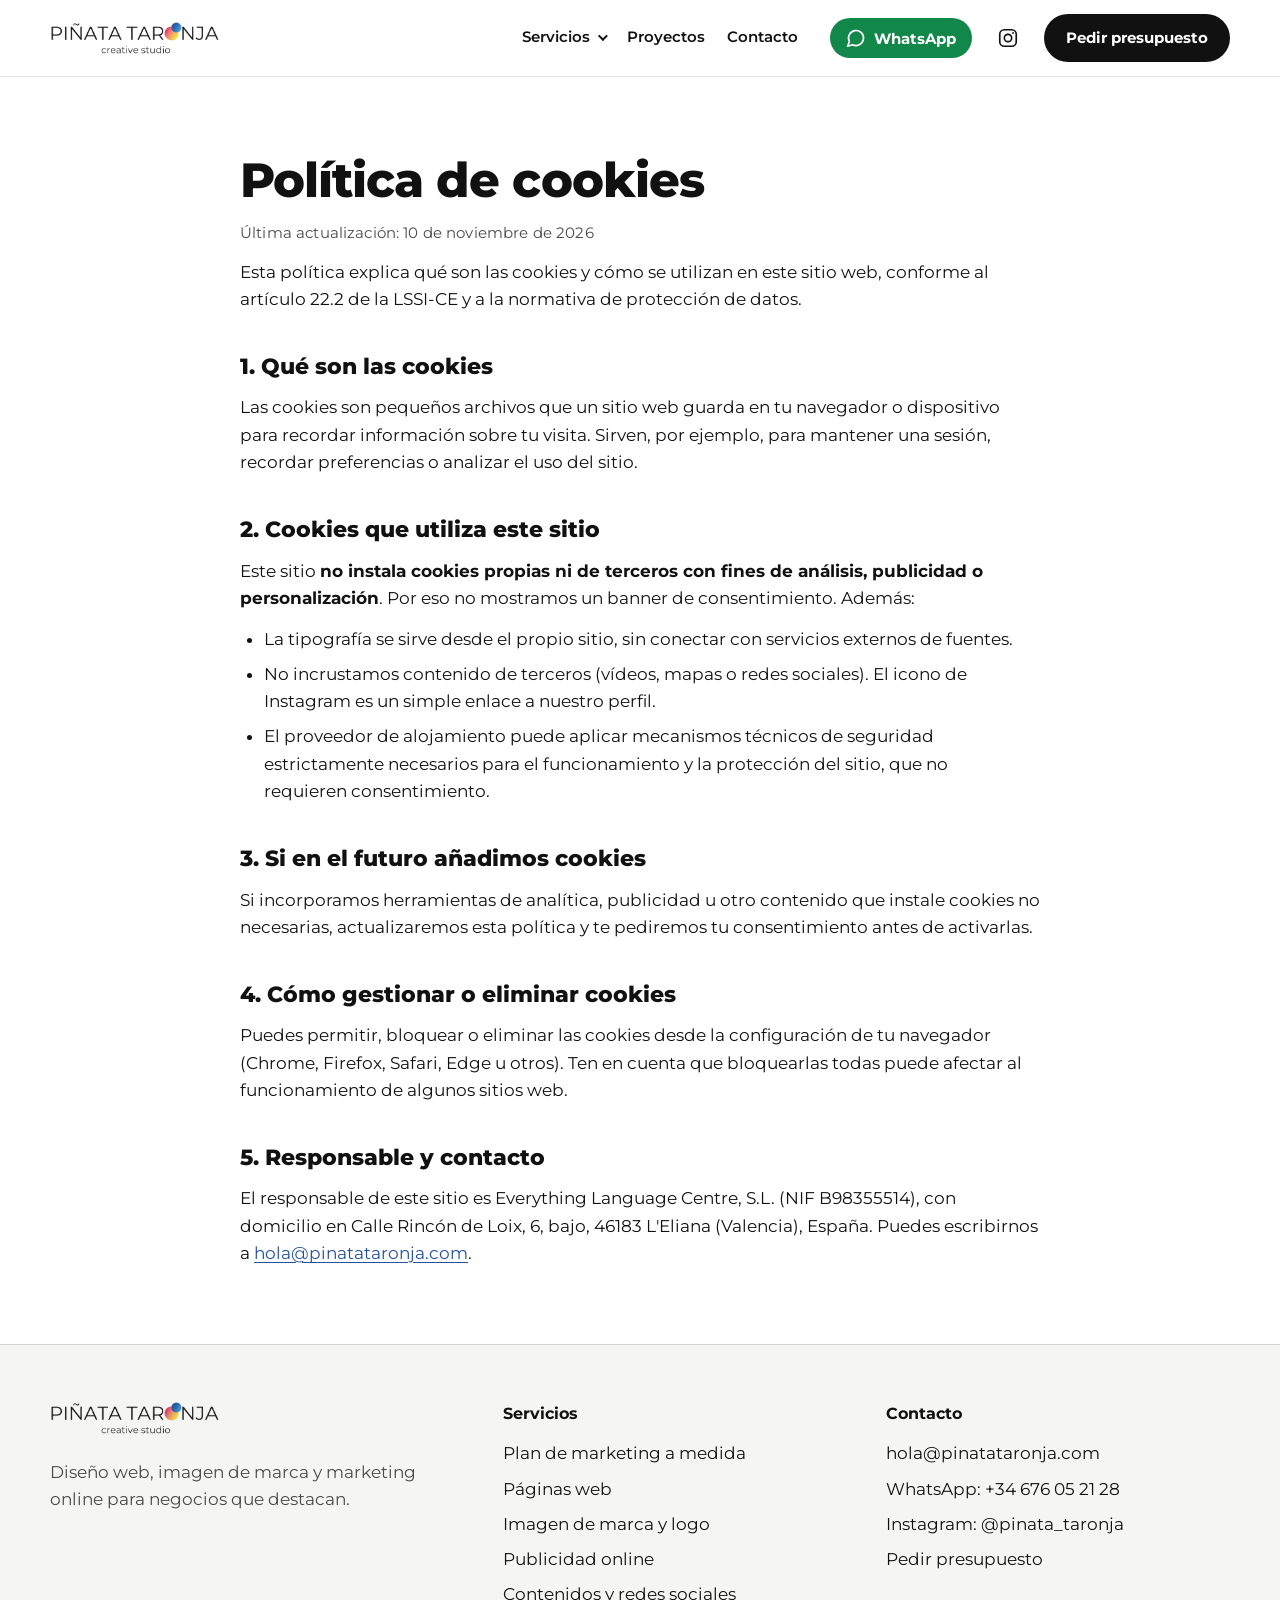
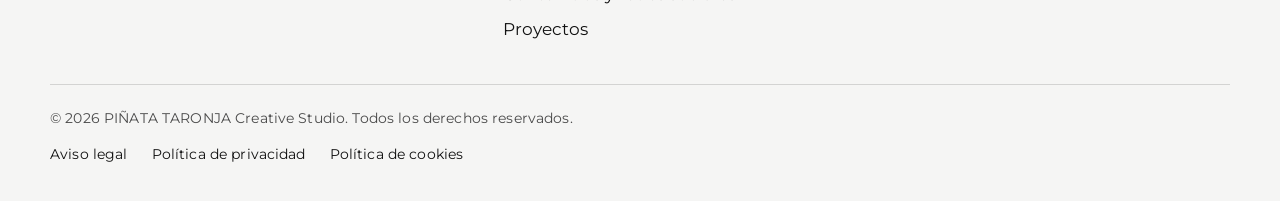
<file: cookies.html>
<!DOCTYPE html>
<html lang="es">
<head>
  <meta charset="utf-8">
  <meta name="viewport" content="width=device-width, initial-scale=1">
  <meta name="theme-color" content="#ffffff">
  <meta name="color-scheme" content="light">
  <title>Política de cookies · PIÑATA TARONJA</title>
  <meta name="description" content="Información sobre el uso de cookies en pinatataronja.com.">
  <meta name="robots" content="index, follow">
  <link rel="canonical" href="https://pinatataronja.com/cookies">
  <link rel="icon" href="img/favicon.png" type="image/png">
  <link rel="preload" href="fonts/montserrat-latin-wght-normal.woff2" as="font" type="font/woff2" crossorigin>
  <link rel="stylesheet" href="css/style.css">
</head>
<body>
  <a class="salto" href="#contenido">Saltar al contenido</a>
<header class="cabecera">
    <div class="contenedor cabecera-interior">
      <a class="logo" href="/" aria-label="PIÑATA TARONJA Creative Studio, inicio"><img src="img/logo.webp" alt="PIÑATA TARONJA Creative Studio" width="184" height="34"></a>
      <nav class="menu" id="menu-principal" aria-label="Principal">
        <div class="menu-grupo">
          <a class="menu-servicios" href="/#servicios" aria-haspopup="true" aria-expanded="false">Servicios</a>
          <div class="menu-submenu">
            <a href="/#a-medida">Plan a medida</a>
            <a href="/#webs">Webs</a>
            <a href="/#marca">Marca</a>
            <a href="/#publicidad">Publicidad</a>
            <a href="/#contenidos">Contenidos</a>
          </div>
        </div>
        <a href="/proyectos">Proyectos</a>
        <a href="/#contacto">Contacto</a>
      </nav>
      <div class="cabecera-acciones">
        <a class="boton-wa" href="https://wa.me/34676052128?text=Hola%2C%20quiero%20informaci%C3%B3n%20sobre%20vuestros%20servicios" target="_blank" rel="noopener noreferrer" aria-label="Escríbenos por WhatsApp"><svg viewBox="0 0 24 24" fill="none" stroke="currentColor" stroke-width="2" stroke-linecap="round" stroke-linejoin="round" aria-hidden="true"><path d="M7.9 20A9 9 0 1 0 4 16.1L2 22Z"/></svg><span>WhatsApp</span></a>
        <a class="icono-ig" href="https://www.instagram.com/pinata_taronja/" target="_blank" rel="noopener noreferrer" aria-label="Instagram de PIÑATA TARONJA"><svg viewBox="0 0 24 24" fill="none" stroke="currentColor" stroke-width="1.8" stroke-linecap="round" stroke-linejoin="round" aria-hidden="true"><rect x="3" y="3" width="18" height="18" rx="5"/><circle cx="12" cy="12" r="4"/><circle cx="17.5" cy="6.5" r="1" fill="currentColor" stroke="none"/></svg></a>
        <button class="menu-boton" type="button" aria-expanded="false" aria-controls="menu-principal" aria-label="Abrir menú"><span></span><span></span><span></span></button>
        <a class="boton boton-rosa boton-pequeno" href="/#contacto">Pedir presupuesto</a>
      </div>
    </div>
  </header>
  <main id="contenido">
    <article class="legal contenedor">
      <h1>Política de cookies</h1>
      <p class="legal-fecha">Última actualización: 10 de noviembre de 2026</p>

      <p>Esta política explica qué son las cookies y cómo se utilizan en este sitio web, conforme al artículo 22.2 de la LSSI-CE y a la normativa de protección de datos.</p>

      <h2>1. Qué son las cookies</h2>
      <p>Las cookies son pequeños archivos que un sitio web guarda en tu navegador o dispositivo para recordar información sobre tu visita. Sirven, por ejemplo, para mantener una sesión, recordar preferencias o analizar el uso del sitio.</p>

      <h2>2. Cookies que utiliza este sitio</h2>
      <p>Este sitio <strong>no instala cookies propias ni de terceros con fines de análisis, publicidad o personalización</strong>. Por eso no mostramos un banner de consentimiento. Además:</p>
      <ul>
        <li>La tipografía se sirve desde el propio sitio, sin conectar con servicios externos de fuentes.</li>
        <li>No incrustamos contenido de terceros (vídeos, mapas o redes sociales). El icono de Instagram es un simple enlace a nuestro perfil.</li>
        <li>El proveedor de alojamiento puede aplicar mecanismos técnicos de seguridad estrictamente necesarios para el funcionamiento y la protección del sitio, que no requieren consentimiento.</li>
      </ul>

      <h2>3. Si en el futuro añadimos cookies</h2>
      <p>Si incorporamos herramientas de analítica, publicidad u otro contenido que instale cookies no necesarias, actualizaremos esta política y te pediremos tu consentimiento antes de activarlas.</p>

      <h2>4. Cómo gestionar o eliminar cookies</h2>
      <p>Puedes permitir, bloquear o eliminar las cookies desde la configuración de tu navegador (Chrome, Firefox, Safari, Edge u otros). Ten en cuenta que bloquearlas todas puede afectar al funcionamiento de algunos sitios web.</p>

      <h2>5. Responsable y contacto</h2>
      <p>El responsable de este sitio es Everything Language Centre, S.L. (NIF B98355514), con domicilio en Calle Rincón de Loix, 6, bajo, 46183 L'Eliana (Valencia), España. Puedes escribirnos a <a href="mailto:hola@pinatataronja.com">hola@pinatataronja.com</a>.</p>
    </article>
  </main>
<footer class="pie">
    <div class="contenedor">
      <div class="pie-interior">
        <div>
          <a class="logo-pie" href="/"><img src="img/logo.webp" alt="PIÑATA TARONJA Creative Studio" width="184" height="34"></a>
          <p>Diseño web, imagen de marca y marketing online para negocios que destacan.</p>
        </div>
        <div>
          <h2>Servicios</h2>
          <ul>
            <li><a href="/#a-medida">Plan de marketing a medida</a></li>
            <li><a href="/#webs">Páginas web</a></li>
            <li><a href="/#marca">Imagen de marca y logo</a></li>
            <li><a href="/#publicidad">Publicidad online</a></li>
            <li><a href="/#contenidos">Contenidos y redes sociales</a></li>
            <li><a href="/proyectos">Proyectos</a></li>
          </ul>
        </div>
        <div>
          <h2>Contacto</h2>
          <ul>
            <li><a href="mailto:hola@pinatataronja.com">hola@pinatataronja.com</a></li>
            <li><a href="https://wa.me/34676052128?text=Hola%2C%20quiero%20informaci%C3%B3n%20sobre%20vuestros%20servicios" target="_blank" rel="noopener noreferrer">WhatsApp: +34 676 05 21 28</a></li>
            <li><a href="https://www.instagram.com/pinata_taronja/" target="_blank" rel="noopener noreferrer">Instagram: @pinata_taronja</a></li>
            <li><a href="/#contacto">Pedir presupuesto</a></li>
          </ul>
        </div>
      </div>
      <p class="pie-legal">© 2026 PIÑATA TARONJA Creative Studio. Todos los derechos reservados.</p>
      <nav class="pie-enlaces" aria-label="Información legal"><a href="aviso-legal">Aviso legal</a><a href="privacidad">Política de privacidad</a><a href="cookies">Política de cookies</a></nav>
    </div>
  </footer>
  <script src="js/main.js"></script>
</body>
</html>
</file>
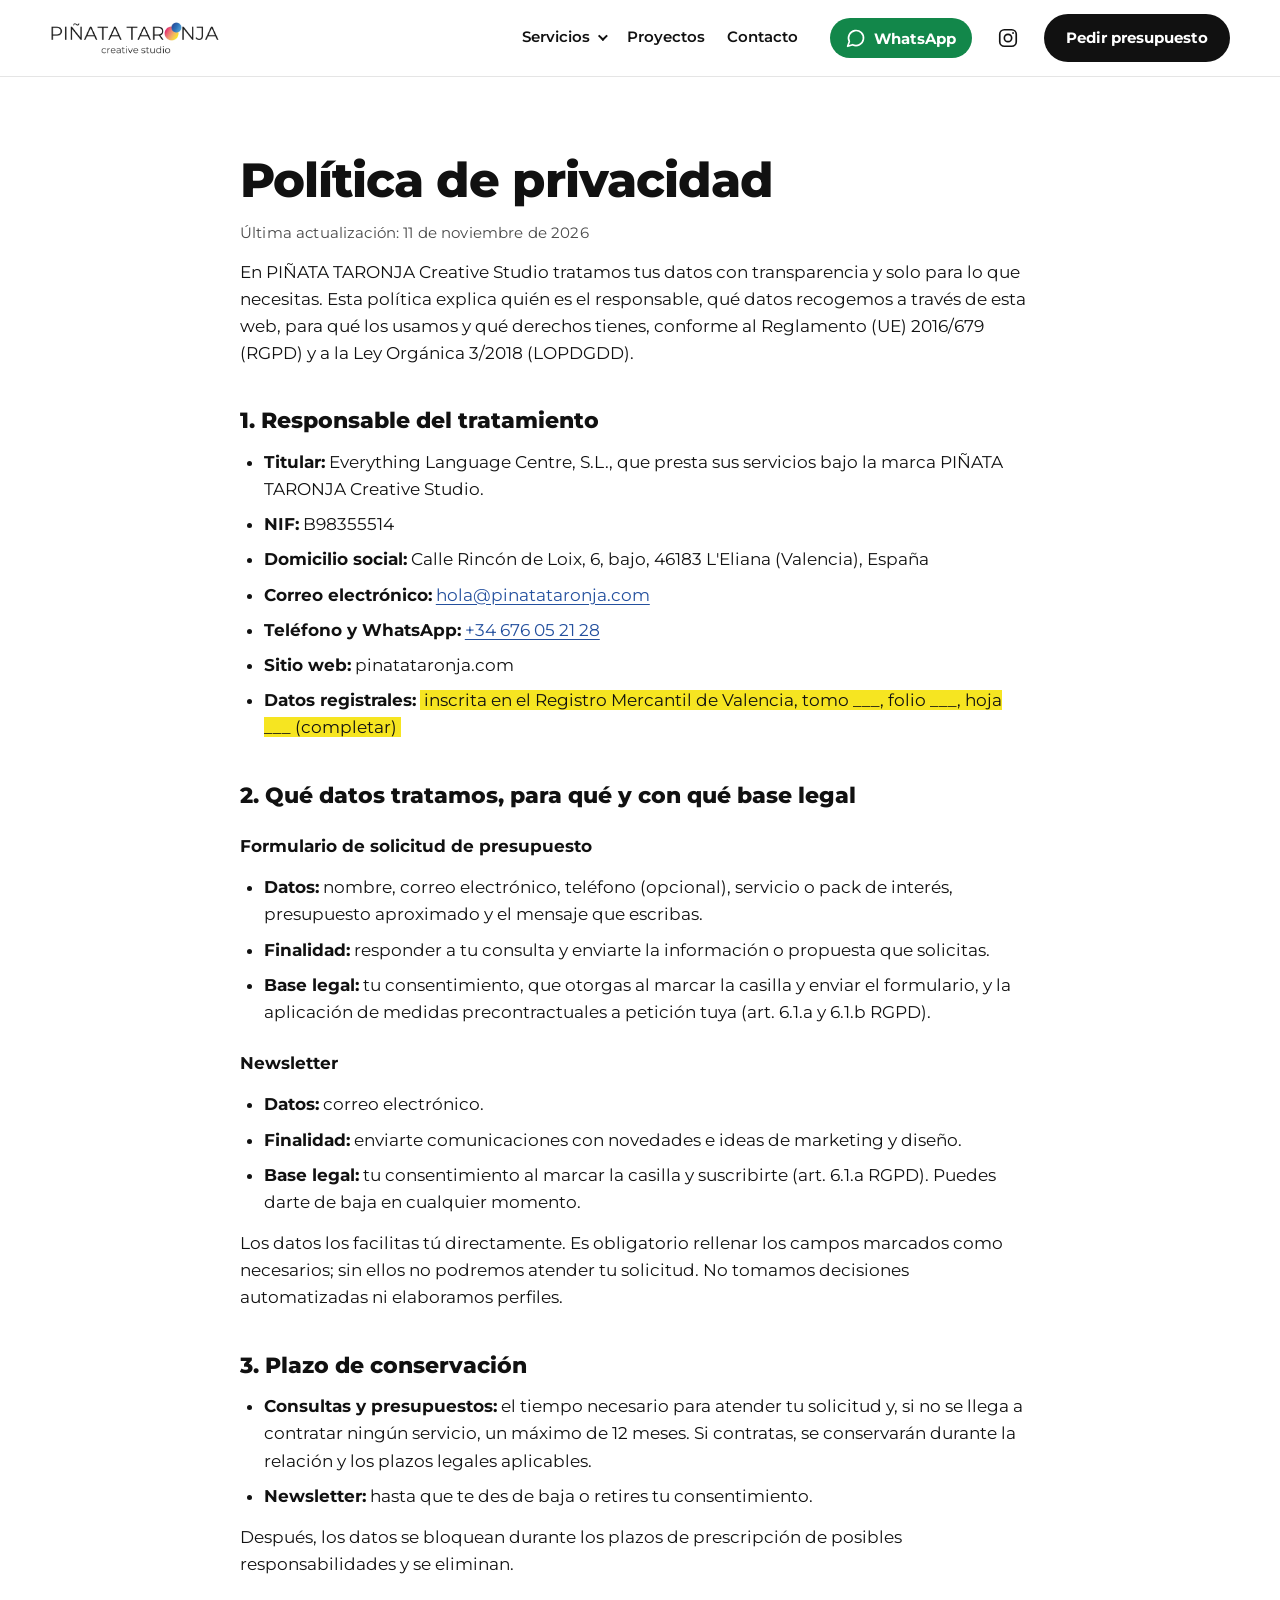
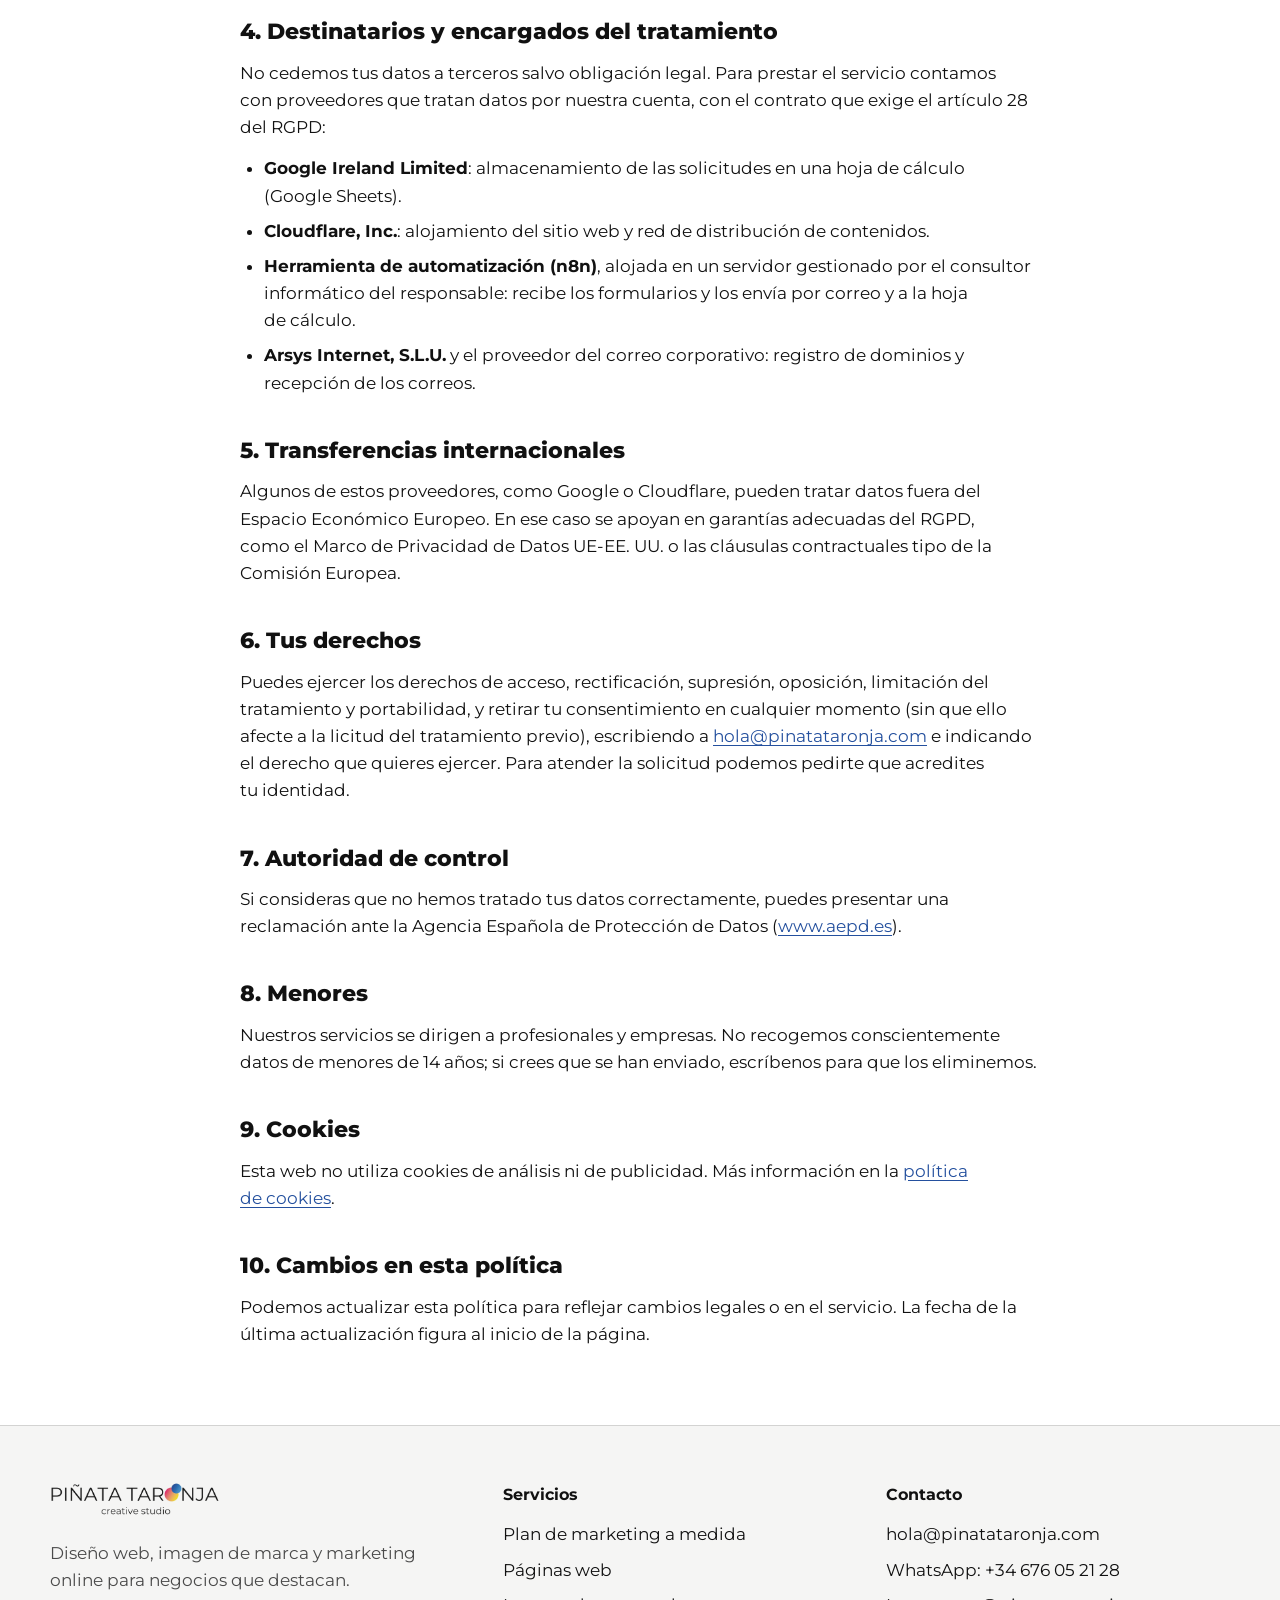
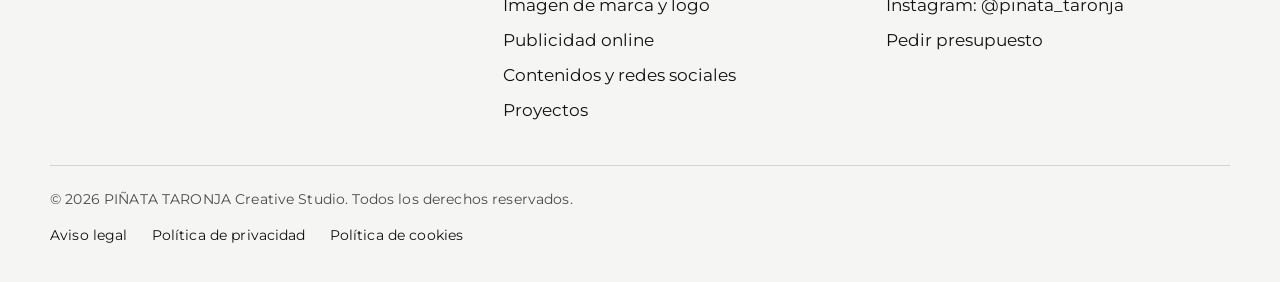
<file: privacidad.html>
<!DOCTYPE html>
<html lang="es">
<head>
  <meta charset="utf-8">
  <meta name="viewport" content="width=device-width, initial-scale=1">
  <meta name="theme-color" content="#ffffff">
  <meta name="color-scheme" content="light">
  <title>Política de privacidad · PIÑATA TARONJA</title>
  <meta name="description" content="Cómo trata PIÑATA TARONJA tus datos personales: responsable, finalidades, derechos y proveedores.">
  <meta name="robots" content="index, follow">
  <link rel="canonical" href="https://pinatataronja.com/privacidad">
  <link rel="icon" href="img/favicon.png" type="image/png">
  <link rel="preload" href="fonts/montserrat-latin-wght-normal.woff2" as="font" type="font/woff2" crossorigin>
  <link rel="stylesheet" href="css/style.css">
</head>
<body>
  <a class="salto" href="#contenido">Saltar al contenido</a>
<header class="cabecera">
    <div class="contenedor cabecera-interior">
      <a class="logo" href="/" aria-label="PIÑATA TARONJA Creative Studio, inicio"><img src="img/logo.webp" alt="PIÑATA TARONJA Creative Studio" width="184" height="34"></a>
      <nav class="menu" id="menu-principal" aria-label="Principal">
        <div class="menu-grupo">
          <a class="menu-servicios" href="/#servicios" aria-haspopup="true" aria-expanded="false">Servicios</a>
          <div class="menu-submenu">
            <a href="/#a-medida">Plan a medida</a>
            <a href="/#webs">Webs</a>
            <a href="/#marca">Marca</a>
            <a href="/#publicidad">Publicidad</a>
            <a href="/#contenidos">Contenidos</a>
          </div>
        </div>
        <a href="/proyectos">Proyectos</a>
        <a href="/#contacto">Contacto</a>
      </nav>
      <div class="cabecera-acciones">
        <a class="boton-wa" href="https://wa.me/34676052128?text=Hola%2C%20quiero%20informaci%C3%B3n%20sobre%20vuestros%20servicios" target="_blank" rel="noopener noreferrer" aria-label="Escríbenos por WhatsApp"><svg viewBox="0 0 24 24" fill="none" stroke="currentColor" stroke-width="2" stroke-linecap="round" stroke-linejoin="round" aria-hidden="true"><path d="M7.9 20A9 9 0 1 0 4 16.1L2 22Z"/></svg><span>WhatsApp</span></a>
        <a class="icono-ig" href="https://www.instagram.com/pinata_taronja/" target="_blank" rel="noopener noreferrer" aria-label="Instagram de PIÑATA TARONJA"><svg viewBox="0 0 24 24" fill="none" stroke="currentColor" stroke-width="1.8" stroke-linecap="round" stroke-linejoin="round" aria-hidden="true"><rect x="3" y="3" width="18" height="18" rx="5"/><circle cx="12" cy="12" r="4"/><circle cx="17.5" cy="6.5" r="1" fill="currentColor" stroke="none"/></svg></a>
        <button class="menu-boton" type="button" aria-expanded="false" aria-controls="menu-principal" aria-label="Abrir menú"><span></span><span></span><span></span></button>
        <a class="boton boton-rosa boton-pequeno" href="/#contacto">Pedir presupuesto</a>
      </div>
    </div>
  </header>
  <main id="contenido">
    <article class="legal contenedor">
      <h1>Política de privacidad</h1>
      <p class="legal-fecha">Última actualización: 11 de noviembre de 2026</p>

      <p>En PIÑATA TARONJA Creative Studio tratamos tus datos con transparencia y solo para lo que necesitas. Esta política explica quién es el responsable, qué datos recogemos a través de esta web, para qué los usamos y qué derechos tienes, conforme al Reglamento (UE) 2016/679 (RGPD) y a la Ley Orgánica 3/2018 (LOPDGDD).</p>

      <h2>1. Responsable del tratamiento</h2>
      <ul>
        <li><strong>Titular:</strong> Everything Language Centre, S.L., que presta sus servicios bajo la marca PIÑATA TARONJA Creative Studio.</li>
        <li><strong>NIF:</strong> B98355514</li>
        <li><strong>Domicilio social:</strong> Calle Rincón de Loix, 6, bajo, 46183 L'Eliana (Valencia), España</li>
        <li><strong>Correo electrónico:</strong> <a href="mailto:hola@pinatataronja.com">hola@pinatataronja.com</a></li>
        <li><strong>Teléfono y WhatsApp:</strong> <a href="tel:+34676052128">+34 676 05 21 28</a></li>
        <li><strong>Sitio web:</strong> pinatataronja.com</li>
        <li><strong>Datos registrales:</strong> <mark class="pendiente">inscrita en el Registro Mercantil de Valencia, tomo ___, folio ___, hoja ___ (completar)</mark></li>
      </ul>

      <h2>2. Qué datos tratamos, para qué y con qué base legal</h2>
      <h3>Formulario de solicitud de presupuesto</h3>
      <ul>
        <li><strong>Datos:</strong> nombre, correo electrónico, teléfono (opcional), servicio o pack de interés, presupuesto aproximado y el mensaje que escribas.</li>
        <li><strong>Finalidad:</strong> responder a tu consulta y enviarte la información o propuesta que solicitas.</li>
        <li><strong>Base legal:</strong> tu consentimiento, que otorgas al marcar la casilla y enviar el formulario, y la aplicación de medidas precontractuales a petición tuya (art. 6.1.a y 6.1.b RGPD).</li>
      </ul>
      <h3>Newsletter</h3>
      <ul>
        <li><strong>Datos:</strong> correo electrónico.</li>
        <li><strong>Finalidad:</strong> enviarte comunicaciones con novedades e ideas de marketing y diseño.</li>
        <li><strong>Base legal:</strong> tu consentimiento al marcar la casilla y suscribirte (art. 6.1.a RGPD). Puedes darte de baja en cualquier momento.</li>
      </ul>
      <p>Los datos los facilitas tú directamente. Es obligatorio rellenar los campos marcados como necesarios; sin ellos no podremos atender tu solicitud. No tomamos decisiones automatizadas ni elaboramos perfiles.</p>

      <h2>3. Plazo de conservación</h2>
      <ul>
        <li><strong>Consultas y presupuestos:</strong> el tiempo necesario para atender tu solicitud y, si no se llega a contratar ningún servicio, un máximo de 12 meses. Si contratas, se conservarán durante la relación y los plazos legales aplicables.</li>
        <li><strong>Newsletter:</strong> hasta que te des de baja o retires tu consentimiento.</li>
      </ul>
      <p>Después, los datos se bloquean durante los plazos de prescripción de posibles responsabilidades y se eliminan.</p>

      <h2>4. Destinatarios y encargados del tratamiento</h2>
      <p>No cedemos tus datos a terceros salvo obligación legal. Para prestar el servicio contamos con proveedores que tratan datos por nuestra cuenta, con el contrato que exige el artículo 28 del RGPD:</p>
      <ul>
        <li><strong>Google Ireland Limited</strong>: almacenamiento de las solicitudes en una hoja de cálculo (Google Sheets).</li>
        <li><strong>Cloudflare, Inc.</strong>: alojamiento del sitio web y red de distribución de contenidos.</li>
        <li><strong>Herramienta de automatización (n8n)</strong>, alojada en un servidor gestionado por el consultor informático del responsable: recibe los formularios y los envía por correo y a la hoja de cálculo.</li>
        <li><strong>Arsys Internet, S.L.U.</strong> y el proveedor del correo corporativo: registro de dominios y recepción de los correos.</li>
      </ul>

      <h2>5. Transferencias internacionales</h2>
      <p>Algunos de estos proveedores, como Google o Cloudflare, pueden tratar datos fuera del Espacio Económico Europeo. En ese caso se apoyan en garantías adecuadas del RGPD, como el Marco de Privacidad de Datos UE-EE. UU. o las cláusulas contractuales tipo de la Comisión Europea.</p>

      <h2>6. Tus derechos</h2>
      <p>Puedes ejercer los derechos de acceso, rectificación, supresión, oposición, limitación del tratamiento y portabilidad, y retirar tu consentimiento en cualquier momento (sin que ello afecte a la licitud del tratamiento previo), escribiendo a <a href="mailto:hola@pinatataronja.com">hola@pinatataronja.com</a> e indicando el derecho que quieres ejercer. Para atender la solicitud podemos pedirte que acredites tu identidad.</p>

      <h2>7. Autoridad de control</h2>
      <p>Si consideras que no hemos tratado tus datos correctamente, puedes presentar una reclamación ante la Agencia Española de Protección de Datos (<a href="https://www.aepd.es" rel="noopener">www.aepd.es</a>).</p>

      <h2>8. Menores</h2>
      <p>Nuestros servicios se dirigen a profesionales y empresas. No recogemos conscientemente datos de menores de 14 años; si crees que se han enviado, escríbenos para que los eliminemos.</p>

      <h2>9. Cookies</h2>
      <p>Esta web no utiliza cookies de análisis ni de publicidad. Más información en la <a href="cookies">política de cookies</a>.</p>

      <h2>10. Cambios en esta política</h2>
      <p>Podemos actualizar esta política para reflejar cambios legales o en el servicio. La fecha de la última actualización figura al inicio de la página.</p>
    </article>
  </main>
<footer class="pie">
    <div class="contenedor">
      <div class="pie-interior">
        <div>
          <a class="logo-pie" href="/"><img src="img/logo.webp" alt="PIÑATA TARONJA Creative Studio" width="184" height="34"></a>
          <p>Diseño web, imagen de marca y marketing online para negocios que destacan.</p>
        </div>
        <div>
          <h2>Servicios</h2>
          <ul>
            <li><a href="/#a-medida">Plan de marketing a medida</a></li>
            <li><a href="/#webs">Páginas web</a></li>
            <li><a href="/#marca">Imagen de marca y logo</a></li>
            <li><a href="/#publicidad">Publicidad online</a></li>
            <li><a href="/#contenidos">Contenidos y redes sociales</a></li>
            <li><a href="/proyectos">Proyectos</a></li>
          </ul>
        </div>
        <div>
          <h2>Contacto</h2>
          <ul>
            <li><a href="mailto:hola@pinatataronja.com">hola@pinatataronja.com</a></li>
            <li><a href="https://wa.me/34676052128?text=Hola%2C%20quiero%20informaci%C3%B3n%20sobre%20vuestros%20servicios" target="_blank" rel="noopener noreferrer">WhatsApp: +34 676 05 21 28</a></li>
            <li><a href="https://www.instagram.com/pinata_taronja/" target="_blank" rel="noopener noreferrer">Instagram: @pinata_taronja</a></li>
            <li><a href="/#contacto">Pedir presupuesto</a></li>
          </ul>
        </div>
      </div>
      <p class="pie-legal">© 2026 PIÑATA TARONJA Creative Studio. Todos los derechos reservados.</p>
      <nav class="pie-enlaces" aria-label="Información legal"><a href="aviso-legal">Aviso legal</a><a href="privacidad">Política de privacidad</a><a href="cookies">Política de cookies</a></nav>
    </div>
  </footer>
  <script src="js/main.js"></script>
</body>
</html>
</file>
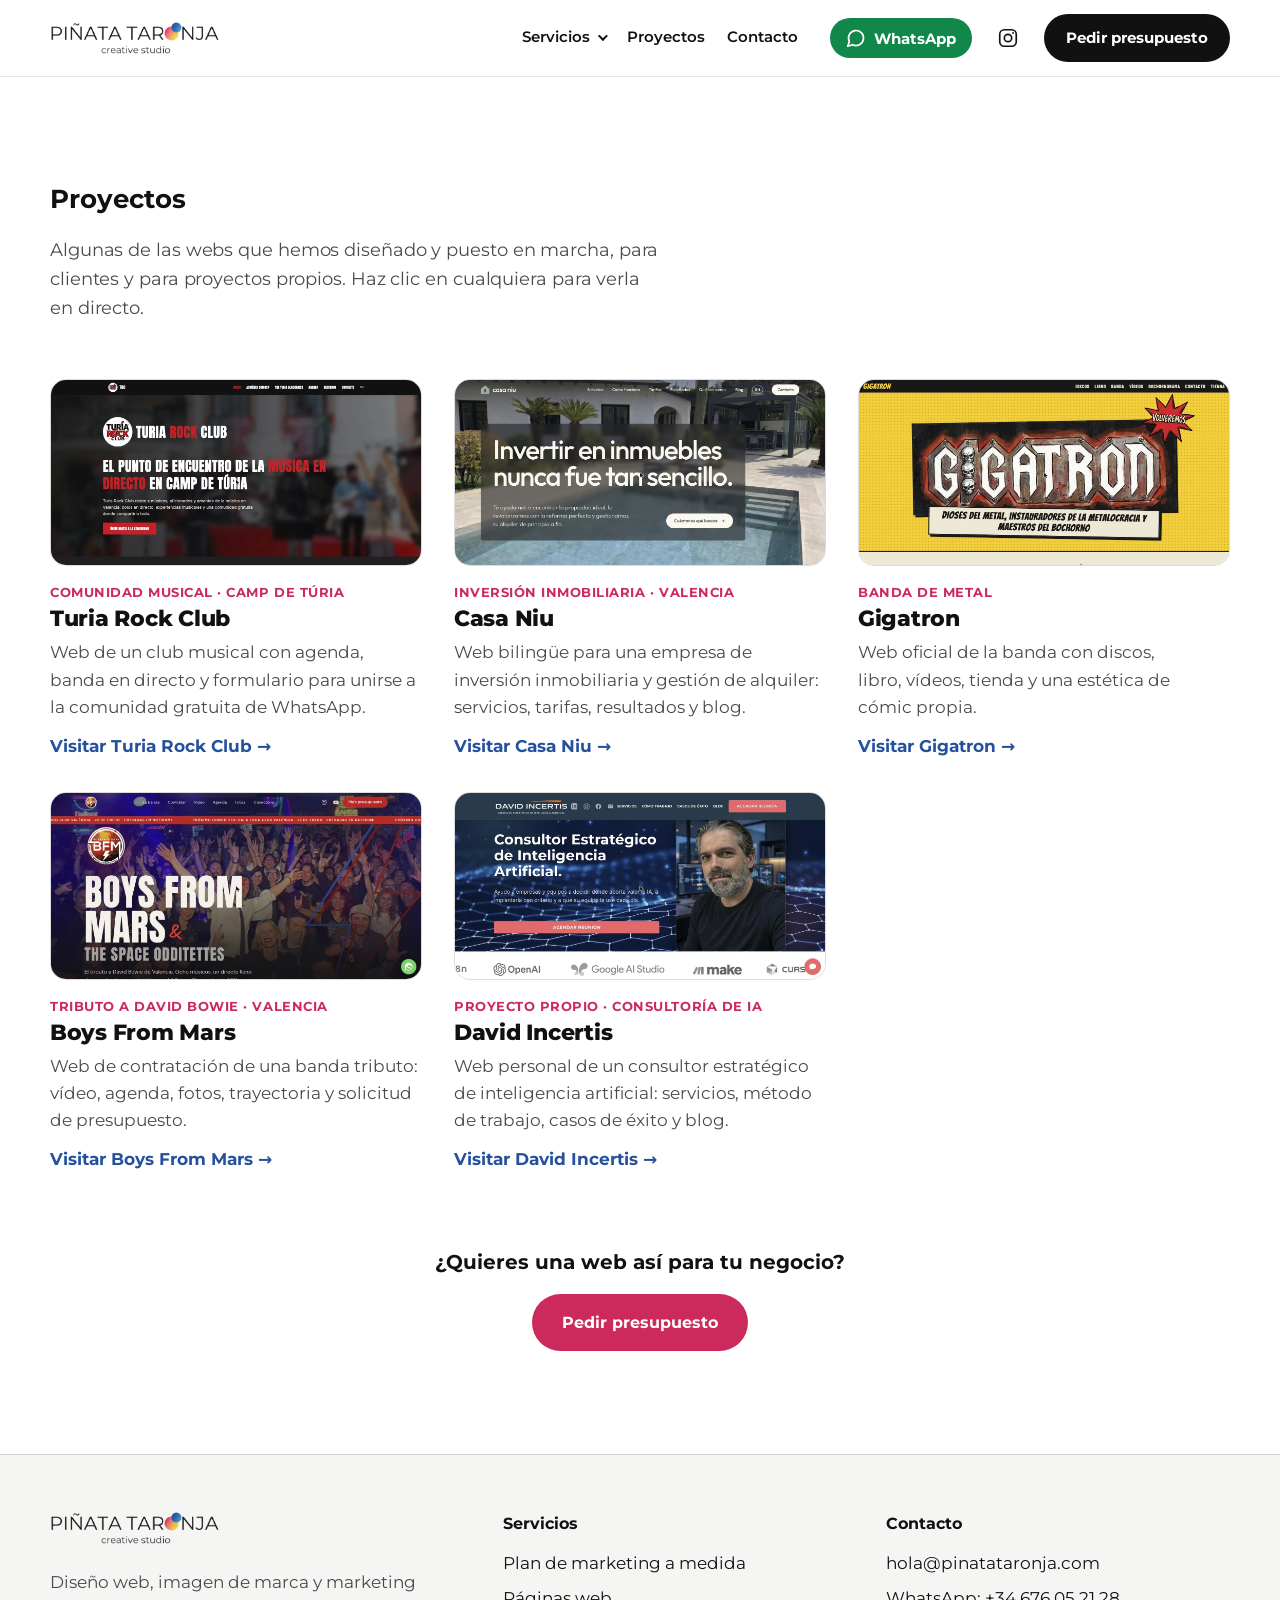
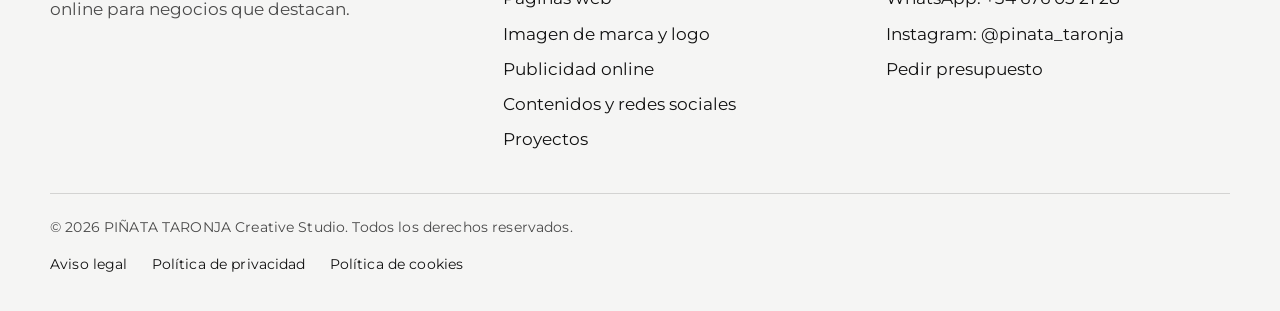
<file: proyectos.html>
<!DOCTYPE html>
<html lang="es">
<head>
  <meta charset="utf-8">
  <meta name="viewport" content="width=device-width, initial-scale=1">
  <meta name="theme-color" content="#ffffff">
  <meta name="color-scheme" content="light">
  <title>Proyectos · PIÑATA TARONJA</title>
  <meta name="description" content="Ejemplos de webs diseñadas y desarrolladas por PIÑATA TARONJA Creative Studio: clubes musicales, bandas, inversión inmobiliaria y consultoría.">
  <meta name="robots" content="index, follow">
  <link rel="canonical" href="https://pinatataronja.com/proyectos">
  <link rel="icon" href="img/favicon.png" type="image/png">
  <link rel="preload" href="fonts/montserrat-latin-wght-normal.woff2" as="font" type="font/woff2" crossorigin>
  <script>document.documentElement.classList.add("js")</script>
  <link rel="stylesheet" href="css/style.css">
</head>
<body>
  <a class="salto" href="#contenido">Saltar al contenido</a>
<header class="cabecera">
    <div class="contenedor cabecera-interior">
      <a class="logo" href="/" aria-label="PIÑATA TARONJA Creative Studio, inicio"><img src="img/logo.webp" alt="PIÑATA TARONJA Creative Studio" width="184" height="34"></a>
      <nav class="menu" id="menu-principal" aria-label="Principal">
        <div class="menu-grupo">
          <a class="menu-servicios" href="/#servicios" aria-haspopup="true" aria-expanded="false">Servicios</a>
          <div class="menu-submenu">
            <a href="/#a-medida">Plan a medida</a>
            <a href="/#webs">Webs</a>
            <a href="/#marca">Marca</a>
            <a href="/#publicidad">Publicidad</a>
            <a href="/#contenidos">Contenidos</a>
          </div>
        </div>
        <a href="/proyectos">Proyectos</a>
        <a href="/#contacto">Contacto</a>
      </nav>
      <div class="cabecera-acciones">
        <a class="boton-wa" href="https://wa.me/34676052128?text=Hola%2C%20quiero%20informaci%C3%B3n%20sobre%20vuestros%20servicios" target="_blank" rel="noopener noreferrer" aria-label="Escríbenos por WhatsApp"><svg viewBox="0 0 24 24" fill="none" stroke="currentColor" stroke-width="2" stroke-linecap="round" stroke-linejoin="round" aria-hidden="true"><path d="M7.9 20A9 9 0 1 0 4 16.1L2 22Z"/></svg><span>WhatsApp</span></a>
        <a class="icono-ig" href="https://www.instagram.com/pinata_taronja/" target="_blank" rel="noopener noreferrer" aria-label="Instagram de PIÑATA TARONJA"><svg viewBox="0 0 24 24" fill="none" stroke="currentColor" stroke-width="1.8" stroke-linecap="round" stroke-linejoin="round" aria-hidden="true"><rect x="3" y="3" width="18" height="18" rx="5"/><circle cx="12" cy="12" r="4"/><circle cx="17.5" cy="6.5" r="1" fill="currentColor" stroke="none"/></svg></a>
        <button class="menu-boton" type="button" aria-expanded="false" aria-controls="menu-principal" aria-label="Abrir menú"><span></span><span></span><span></span></button>
        <a class="boton boton-rosa boton-pequeno" href="/#contacto">Pedir presupuesto</a>
      </div>
    </div>
  </header>
  <main id="contenido">
    <section class="seccion" aria-labelledby="t-proyectos">
      <div class="contenedor">
        <div class="seccion-cabecera">
          <h1 id="t-proyectos">Proyectos</h1>
          <p>Algunas de las webs que hemos diseñado y puesto en marcha, para clientes y para proyectos propios. Haz clic en cualquiera para verla en directo.</p>
        </div>
        <div class="proyectos">
        <article class="proyecto">
          <a class="proyecto-imagen" href="https://turiarockclub.com/" target="_blank" rel="noopener noreferrer" tabindex="-1" aria-hidden="true"><img src="img/proyectos/turia-rock-club.webp" alt="" width="1440" height="723" loading="lazy"></a>
          <p class="proyecto-tipo">Comunidad musical · Camp de Túria</p>
          <h2>Turia Rock Club</h2>
          <p>Web de un club musical con agenda, banda en directo y formulario para unirse a la comunidad gratuita de WhatsApp.</p>
          <a class="proyecto-enlace" href="https://turiarockclub.com/" target="_blank" rel="noopener noreferrer">Visitar Turia Rock Club <span class="sr-only">(se abre en una pestaña nueva)</span><span aria-hidden="true">→</span></a>
        </article>
        <article class="proyecto">
          <a class="proyecto-imagen" href="https://casaniu.es/" target="_blank" rel="noopener noreferrer" tabindex="-1" aria-hidden="true"><img src="img/proyectos/casa-niu.webp" alt="" width="1440" height="723" loading="lazy"></a>
          <p class="proyecto-tipo">Inversión inmobiliaria · Valencia</p>
          <h2>Casa Niu</h2>
          <p>Web bilingüe para una empresa de inversión inmobiliaria y gestión de alquiler: servicios, tarifas, resultados y blog.</p>
          <a class="proyecto-enlace" href="https://casaniu.es/" target="_blank" rel="noopener noreferrer">Visitar Casa Niu <span class="sr-only">(se abre en una pestaña nueva)</span><span aria-hidden="true">→</span></a>
        </article>
        <article class="proyecto">
          <a class="proyecto-imagen" href="https://gigatron.biz/" target="_blank" rel="noopener noreferrer" tabindex="-1" aria-hidden="true"><img src="img/proyectos/gigatron.webp" alt="" width="1440" height="723" loading="lazy"></a>
          <p class="proyecto-tipo">Banda de metal</p>
          <h2>Gigatron</h2>
          <p>Web oficial de la banda con discos, libro, vídeos, tienda y una estética de cómic propia.</p>
          <a class="proyecto-enlace" href="https://gigatron.biz/" target="_blank" rel="noopener noreferrer">Visitar Gigatron <span class="sr-only">(se abre en una pestaña nueva)</span><span aria-hidden="true">→</span></a>
        </article>
        <article class="proyecto">
          <a class="proyecto-imagen" href="https://boysfrommars.com/" target="_blank" rel="noopener noreferrer" tabindex="-1" aria-hidden="true"><img src="img/proyectos/boys-from-mars.webp" alt="" width="1440" height="723" loading="lazy"></a>
          <p class="proyecto-tipo">Tributo a David Bowie · Valencia</p>
          <h2>Boys From Mars</h2>
          <p>Web de contratación de una banda tributo: vídeo, agenda, fotos, trayectoria y solicitud de presupuesto.</p>
          <a class="proyecto-enlace" href="https://boysfrommars.com/" target="_blank" rel="noopener noreferrer">Visitar Boys From Mars <span class="sr-only">(se abre en una pestaña nueva)</span><span aria-hidden="true">→</span></a>
        </article>
        <article class="proyecto">
          <a class="proyecto-imagen" href="https://davidincertis.com/" target="_blank" rel="noopener noreferrer" tabindex="-1" aria-hidden="true"><img src="img/proyectos/david-incertis.webp" alt="" width="1440" height="723" loading="lazy"></a>
          <p class="proyecto-tipo">Proyecto propio · Consultoría de IA</p>
          <h2>David Incertis</h2>
          <p>Web personal de un consultor estratégico de inteligencia artificial: servicios, método de trabajo, casos de éxito y blog.</p>
          <a class="proyecto-enlace" href="https://davidincertis.com/" target="_blank" rel="noopener noreferrer">Visitar David Incertis <span class="sr-only">(se abre en una pestaña nueva)</span><span aria-hidden="true">→</span></a>
        </article>
        </div>
        <div class="proyectos-cta">
          <p>¿Quieres una web así para tu negocio?</p>
          <a class="boton boton-rosa" href="/#contacto">Pedir presupuesto</a>
        </div>
      </div>
    </section>
  </main>
  <footer class="pie">
    <div class="contenedor">
      <div class="pie-interior">
        <div>
          <a class="logo-pie" href="/"><img src="img/logo.webp" alt="PIÑATA TARONJA Creative Studio" width="184" height="34"></a>
          <p>Diseño web, imagen de marca y marketing online para negocios que destacan.</p>
        </div>
        <div>
          <h2>Servicios</h2>
          <ul>
            <li><a href="/#a-medida">Plan de marketing a medida</a></li>
            <li><a href="/#webs">Páginas web</a></li>
            <li><a href="/#marca">Imagen de marca y logo</a></li>
            <li><a href="/#publicidad">Publicidad online</a></li>
            <li><a href="/#contenidos">Contenidos y redes sociales</a></li>
            <li><a href="/proyectos">Proyectos</a></li>
          </ul>
        </div>
        <div>
          <h2>Contacto</h2>
          <ul>
            <li><a href="mailto:hola@pinatataronja.com">hola@pinatataronja.com</a></li>
            <li><a href="https://wa.me/34676052128?text=Hola%2C%20quiero%20informaci%C3%B3n%20sobre%20vuestros%20servicios" target="_blank" rel="noopener noreferrer">WhatsApp: +34 676 05 21 28</a></li>
            <li><a href="https://www.instagram.com/pinata_taronja/" target="_blank" rel="noopener noreferrer">Instagram: @pinata_taronja</a></li>
            <li><a href="/#contacto">Pedir presupuesto</a></li>
          </ul>
        </div>
      </div>
      <p class="pie-legal">© 2026 PIÑATA TARONJA Creative Studio. Todos los derechos reservados.</p>
      <nav class="pie-enlaces" aria-label="Información legal"><a href="aviso-legal">Aviso legal</a><a href="privacidad">Política de privacidad</a><a href="cookies">Política de cookies</a></nav>
    </div>
  </footer>
  <script src="js/main.js"></script>
</body>
</html>
</file>
<file: css/style.css>
@font-face {
  font-family: "Montserrat"; font-style: normal; font-weight: 100 900; font-display: swap;
  src: url("../fonts/montserrat-latin-ext-wght-normal.woff2") format("woff2");
  unicode-range: U+0100-02BA, U+02BD-02C5, U+02C7-02CC, U+02CE-02D7, U+02DD-02FF, U+0304, U+0308, U+0329, U+1D00-1DBF, U+1E00-1E9F, U+1EF2-1EFF, U+2020, U+20A0-20AB, U+20AD-20C0, U+2113, U+2C60-2C7F, U+A720-A7FF;
}
@font-face {
  font-family: "Montserrat"; font-style: normal; font-weight: 100 900; font-display: swap;
  src: url("../fonts/montserrat-latin-wght-normal.woff2") format("woff2");
  unicode-range: U+0000-00FF, U+0131, U+0152-0153, U+02BB-02BC, U+02C6, U+02DA, U+02DC, U+0304, U+0308, U+0329, U+2000-206F, U+20AC, U+2122, U+2191, U+2193, U+2212, U+2215, U+FEFF, U+FFFD;
}
/* PIÑATA TARONJA · Creative Studio
   Paleta tomada de colores.jpeg */
:root {
  --marino: #24509e;
  --cielo: #4797d2;
  --rosa: #e7396d;
  --rosa-fuerte: #cc2a5c; /* rosa algo más oscuro para texto blanco (contraste AA) */
  --coral: #ee926f;
  --amarillo: #f6e521;
  --texto: #1f2a44;
  --texto-suave: #4a5673;
  --fondo: #ffffff;
  --fondo-cielo: #eef5fb;
  --linea: rgba(36, 80, 158, 0.16);
  --degradado: linear-gradient(135deg, #e7236d 0%, #ec7873 30%, #f2aa68 55%, #f7d14a 78%, #f8e81f 100%);
  --radio: 28px;
  --ancho: 1180px;
}

*, *::before, *::after { box-sizing: border-box; }
html { scroll-behavior: smooth; scroll-padding-top: 88px; }
body {
  margin: 0;
  font-family: "Montserrat", system-ui, -apple-system, "Segoe UI", sans-serif;
  font-size: 1.0625rem;
  line-height: 1.6;
  color: var(--texto);
  background: var(--fondo);
  -webkit-font-smoothing: antialiased;
}
img { max-width: 100%; display: block; }
a { color: inherit; }
h1, h2, h3, p, ul { margin: 0; }
ul { padding: 0; list-style: none; }

:focus-visible { outline: 3px solid var(--cielo); outline-offset: 3px; border-radius: 6px; }

.contenedor { width: min(var(--ancho), 100% - 48px); margin-inline: auto; }

.salto {
  position: absolute; left: -999px; top: 8px; z-index: 100;
  background: var(--marino); color: #fff; padding: 10px 16px; border-radius: 8px;
}
.salto:focus { left: 8px; }

/* ---------- Botones ---------- */
.boton {
  display: inline-flex; align-items: center; justify-content: center;
  font: inherit; font-weight: 700; font-size: 1rem; text-decoration: none; cursor: pointer;
  padding: 14px 28px; border-radius: 999px; border: 2px solid transparent;
  transition: background-color .2s, color .2s, border-color .2s, transform .2s;
}
.boton-rosa { background: var(--rosa-fuerte); color: #fff; }
@media (hover: hover) and (pointer: fine) { .boton-rosa:hover { background: #a81e4a; } }
.boton-linea { border-color: var(--marino); color: var(--marino); background: transparent; }
@media (hover: hover) and (pointer: fine) { .boton-linea:hover { background: var(--marino); color: #fff; } }
.boton-pequeno { padding: 10px 20px; font-size: .9375rem; }
.boton-bloque { width: 100%; }

/* ---------- Cabecera ---------- */
.cabecera {
  position: sticky; top: 0; z-index: 50;
  background: rgba(255, 255, 255, .94); backdrop-filter: blur(8px);
  border-bottom: 1px solid var(--linea);
}
.cabecera-interior { display: flex; align-items: center; gap: 32px; min-height: 76px; }
.logo img { height: 34px; width: auto; }
.menu { display: flex; gap: 28px; margin-left: auto; }
.menu a { text-decoration: none; font-weight: 600; font-size: .9375rem; color: var(--marino); padding: 6px 0; border-bottom: 2px solid transparent; }
@media (hover: hover) and (pointer: fine) { .menu a:hover { border-bottom-color: var(--rosa); } }
.cabecera-acciones { display: flex; align-items: center; gap: 16px; }
.icono-ig { display: grid; place-items: center; width: 40px; height: 40px; color: var(--marino); border-radius: 50%; }
@media (hover: hover) and (pointer: fine) { .icono-ig:hover { color: var(--rosa); } }
.icono-ig svg { width: 22px; height: 22px; }

/* ---------- Hero ---------- */
.hero { padding: clamp(48px, 8vw, 110px) 0 clamp(40px, 6vw, 80px); overflow-x: clip; }
.hero-interior { display: grid; grid-template-columns: 1.15fr .85fr; gap: 48px; align-items: center; }
.hero h1 {
  font-weight: 800; font-size: clamp(2.5rem, 5.6vw, 4.9rem); line-height: 1.04;
  letter-spacing: -0.025em; color: var(--marino); text-wrap: balance;
}
.hero-texto { margin-top: 28px; max-width: 34em; font-size: 1.1875rem; color: var(--texto-suave); }
.hero-botones { display: flex; flex-wrap: wrap; gap: 14px; margin-top: 36px; }

.circulos { width: min(100%, 440px); margin-inline: auto; }
.circulos { position: relative; z-index: 2; } /* el azul pasa por encima del texto y la foto durante la animación (la cabecera sigue por encima) */
.imagotipo { position: relative; isolation: isolate; width: 100%; aspect-ratio: 375 / 395; animation: crece 1.1s cubic-bezier(.2, .8, .2, 1) both; }
.pt-capa { position: absolute; inset: 0; width: 100%; height: 100%; overflow: visible; }
.pt-grande { z-index: 1; }
.pt-azul { z-index: 2; } /* en reposo el azul va delante, como en el logo original */
.pt-azul.detras { z-index: 0; }

/* Título del hero: efecto de ola (las letras se separan en JS solo en escritorio con ratón) */
.ola-palabra { display: inline-block; white-space: nowrap; }
.ola-letra { display: inline-block; transform-origin: 50% 75%; }
.circulo { position: absolute; border-radius: 50%; }
.circulo-grande {
  width: 76%; height: 76%; left: 0; bottom: 0; background: var(--degradado);
  animation: crece 1.1s cubic-bezier(.2, .8, .2, 1) both;
}
.circulo-azul {
  width: 44%; height: 44%; right: 2%; top: 4%;
  background: linear-gradient(160deg, var(--cielo), var(--marino));
  animation: crece 1.1s .25s cubic-bezier(.2, .8, .2, 1) both;
}
@keyframes crece { from { transform: scale(.4); opacity: 0; } to { transform: scale(1); opacity: 1; } }

.banda-foto { padding-bottom: clamp(48px, 7vw, 96px); }
.banda-foto img { width: 100%; height: clamp(180px, 28vw, 380px); object-fit: cover; border-radius: var(--radio); }

/* ---------- Secciones ---------- */
.seccion { padding: clamp(56px, 8vw, 112px) 0; overflow-x: clip; }
.seccion-cielo { background: var(--fondo-cielo); }
.seccion-marino { background: var(--marino); color: #fff; }
.seccion-cabecera { max-width: 40em; margin-bottom: clamp(32px, 5vw, 56px); }
.seccion h2 {
  font-weight: 800; font-size: clamp(1.9rem, 3.8vw, 3rem); line-height: 1.1;
  letter-spacing: -0.02em; color: var(--marino); text-wrap: balance;
}
.seccion-marino h2 { color: #fff; }
.seccion-cabecera p { margin-top: 16px; font-size: 1.125rem; color: var(--texto-suave); }
.seccion-marino .seccion-cabecera p { color: rgba(255, 255, 255, .82); }
.etiqueta-cobro {
  display: inline-block; margin-top: 18px; padding: 6px 14px; border-radius: 999px;
  font-weight: 600; font-size: .9rem; border: 1.5px solid var(--marino); color: var(--marino);
}
.seccion-marino .etiqueta-cobro { border-color: var(--amarillo); color: var(--amarillo); }

/* ---------- Servicios ---------- */
.servicios-interior { display: grid; grid-template-columns: .9fr 1.1fr; gap: 64px; align-items: start; }
.servicios-interior .seccion-cabecera { margin-bottom: 0; }
.lista-servicios li {
  display: flex; align-items: center; gap: 18px; padding: 20px 0;
  border-bottom: 1px solid var(--linea); font-weight: 700; font-size: 1.25rem; color: var(--marino);
}
.lista-servicios li:first-child { border-top: 1px solid var(--linea); }
.lista-servicios li::before {
  content: ""; flex: none; width: 16px; height: 16px; border-radius: 50%; background: var(--c, var(--rosa));
}
.lista-servicios li:nth-child(5n+1) { --c: var(--rosa); }
.lista-servicios li:nth-child(5n+2) { --c: var(--cielo); }
.lista-servicios li:nth-child(5n+3) { --c: var(--coral); }
.lista-servicios li:nth-child(5n+4) { --c: var(--marino); }
.lista-servicios li:nth-child(5n+5) { --c: var(--amarillo); }
.lista-servicios li:nth-child(5n+5)::before { box-shadow: inset 0 0 0 1.5px rgba(36, 80, 158, .3); }

/* ---------- Packs ---------- */
.packs { display: grid; grid-template-columns: repeat(3, 1fr); gap: 24px; align-items: stretch; }
.pack {
  display: flex; flex-direction: column; padding: 36px 32px 32px;
  background: #fff; color: var(--texto);
  border: 1.5px solid var(--linea); border-radius: var(--radio);
}
.pack h3 { font-weight: 800; font-size: 1.375rem; line-height: 1.2; color: var(--marino); min-height: 2.4em; }
.pack-para { margin-top: 10px; color: var(--texto-suave); font-size: 1rem; }
.pack-precio { margin-top: 24px; font-weight: 800; font-size: 1.875rem; letter-spacing: -0.02em; color: var(--marino); line-height: 1.1; }
.pack-precio small { display: block; margin-top: 6px; font-weight: 600; font-size: .9rem; letter-spacing: 0; color: var(--texto-suave); }
.pack-sufijo { font-size: 1rem; font-weight: 700; letter-spacing: 0; }
.pack-lista { margin: 26px 0 28px; display: grid; gap: 12px; flex: 1; align-content: start; }
.pack-lista li { position: relative; padding-left: 28px; font-size: 1rem; }
.pack-lista li::before {
  content: ""; position: absolute; left: 2px; top: .48em; width: 12px; height: 12px; border-radius: 50%;
  background: var(--degradado);
}
.pack-nota {
  margin-bottom: 22px; padding-top: 16px; border-top: 1px dashed var(--linea);
  font-size: .875rem; line-height: 1.5; color: var(--texto-suave); font-style: italic;
}
.pack-destacado { background: var(--rosa-fuerte); border-color: var(--rosa-fuerte); color: #fff; }
.pack-destacado h3, .pack-destacado .pack-precio { color: #fff; }
.pack-destacado .pack-para, .pack-destacado .pack-precio small, .pack-destacado .pack-nota { color: rgba(255, 255, 255, .92); }
.pack-destacado .pack-nota { border-top-color: rgba(255, 255, 255, .5); }
.pack-destacado .pack-lista li::before { background: var(--amarillo); }
.pack-destacado .boton { background: #fff; color: var(--rosa-fuerte); }
@media (hover: hover) and (pointer: fine) { .pack-destacado .boton:hover { background: var(--marino); color: #fff; } }
.pack .boton-linea { margin-top: auto; }
.seccion-marino .pack:not(.pack-destacado) { border-color: transparent; }
.nota-pie { margin-top: 28px; font-size: .9375rem; color: var(--texto-suave); }
.seccion-marino .nota-pie { color: rgba(255, 255, 255, .78); }

/* ---------- Presupuesto ---------- */
.presupuesto-interior { display: grid; grid-template-columns: .8fr 1.2fr; gap: clamp(32px, 6vw, 80px); align-items: center; }
.presupuesto-foto { position: relative; }
.presupuesto-foto img { width: 100%; aspect-ratio: 688 / 902; object-fit: cover; border-radius: var(--radio); }
.presupuesto-foto::after {
  content: ""; position: absolute; width: 38%; aspect-ratio: 1; right: -8%; bottom: -6%;
  border-radius: 50%; background: var(--degradado); z-index: -1;
}
.formulario { display: grid; gap: 18px; margin-top: 8px; }
.campos { display: grid; grid-template-columns: 1fr 1fr; gap: 18px; }
.campo { display: grid; gap: 6px; }
.campo-ancho { grid-column: 1 / -1; }
.campo label { font-weight: 600; font-size: .9375rem; color: var(--marino); }
.campo input, .campo select, .campo textarea {
  font: inherit; color: var(--texto); background: #fff; width: 100%;
  padding: 13px 16px; border: 1.5px solid rgba(36, 80, 158, .35); border-radius: 14px;
}
.campo textarea { min-height: 120px; resize: vertical; }
.campo input:focus, .campo select:focus, .campo textarea:focus { outline: 3px solid var(--cielo); outline-offset: 1px; border-color: var(--cielo); }
.casilla { display: flex; gap: 12px; align-items: flex-start; font-size: .9375rem; color: var(--texto-suave); }
.casilla input { width: 20px; height: 20px; margin-top: 3px; accent-color: var(--rosa); flex: none; }
.casilla a { color: var(--marino); }
.mensaje-ok {
  display: none; padding: 16px 20px; border-radius: 14px; font-weight: 600;
  background: #e8f6ee; color: #14573a; border: 1.5px solid #9bd3b4;
}
.mensaje-ok.visible { display: block; }
.formulario .boton { justify-self: start; }

/* ---------- Newsletter ---------- */
.newsletter { padding: clamp(48px, 6vw, 80px) 0; background: var(--fondo-cielo); }
.newsletter-interior { display: grid; grid-template-columns: 1fr 1fr; gap: 48px; align-items: center; }
.newsletter h2 { font-weight: 800; font-size: clamp(1.5rem, 2.8vw, 2.125rem); line-height: 1.15; color: var(--marino); }
.newsletter p.sub { margin-top: 10px; color: var(--texto-suave); }
.newsletter .formulario { margin-top: 0; }
.fila-email { display: flex; gap: 12px; flex-wrap: wrap; }
.fila-email input {
  flex: 1 1 240px; font: inherit; padding: 13px 18px; border-radius: 999px;
  border: 1.5px solid rgba(36, 80, 158, .35); background: #fff;
}
.fila-email input:focus { outline: 3px solid var(--cielo); outline-offset: 1px; border-color: var(--cielo); }
.newsletter .formulario .boton { justify-self: auto; }

/* ---------- Pie ---------- */
.pie { background: var(--marino); color: #fff; padding: 56px 0 36px; }
.pie-interior { display: grid; grid-template-columns: 1.2fr 1fr 1fr; gap: 40px; }
.pie .logo-pie { background: #fff; display: inline-block; padding: 10px 18px; border-radius: 16px; }
.pie .logo-pie img { height: 34px; width: auto; }
.pie h2 { font-size: 1rem; font-weight: 700; margin-bottom: 14px; color: var(--amarillo); }
.pie ul { display: grid; gap: 8px; }
.pie a { text-decoration: none; color: rgba(255, 255, 255, .9); }
@media (hover: hover) and (pointer: fine) { .pie a:hover { color: #fff; text-decoration: underline; } }
.pie p { color: rgba(255, 255, 255, .8); margin-top: 16px; max-width: 24em; }
.pie .pie-legal { max-width: none; margin-top: 40px; padding-top: 22px; border-top: 1px solid rgba(255, 255, 255, .22); font-size: .875rem; color: rgba(255, 255, 255, .7); }

/* ---------- Responsive ---------- */
@media (max-width: 980px) {
  .pack h3 { min-height: 0; }
  .packs { grid-template-columns: 1fr; max-width: 560px; margin-inline: auto; }
  .hero-interior, .servicios-interior, .presupuesto-interior, .newsletter-interior { grid-template-columns: 1fr; }
  .circulos { width: min(100%, 300px); }
  .presupuesto-foto { max-width: 360px; }
  .pie-interior { grid-template-columns: 1fr 1fr; }
  .pie-interior > div:first-child { grid-column: 1 / -1; }
}
@media (max-width: 760px) {
  .menu { display: none; }
  .cabecera-acciones { margin-left: auto; }
  .campos { grid-template-columns: 1fr; }
}
@media (max-width: 480px) {
  .cabecera .boton { display: none; }
  .pack { padding: 28px 22px 24px; }
  .pie-interior { grid-template-columns: 1fr; }
}
@media (prefers-reduced-motion: reduce) {
  html { scroll-behavior: auto; }
  .circulo, .imagotipo { animation: none; }
  .boton { transition: none; }
}

/* =====================================================
   Versión sobria: texto negro, fondos blancos/gris claro.
   El color corporativo queda para detalles puntuales.
   ===================================================== */
:root {
  --texto: #111111;
  --texto-suave: #4a4a4a;
  --fondo-cielo: #f5f5f4;
  --linea: rgba(0, 0, 0, .14);
}
h1, h2, h3, .hero h1, .seccion h2, .newsletter h2, .pack h3, .pack-precio { color: #111; }
.menu a, .icono-ig, .campo label, .lista-servicios li, .casilla a { color: #111; }
@media (hover: hover) and (pointer: fine) { .menu a:hover { border-bottom-color: var(--rosa); } }
@media (hover: hover) and (pointer: fine) { .icono-ig:hover { color: var(--rosa); } }

.boton-linea { border-color: #111; color: #111; }
@media (hover: hover) and (pointer: fine) { .boton-linea:hover { background: #111; color: #fff; } }
.cabecera .boton-rosa { background: #111; }
@media (hover: hover) and (pointer: fine) { .cabecera .boton-rosa:hover { background: var(--rosa-fuerte); } }

.etiqueta-cobro { border-color: #111; color: #111; }
.lista-servicios li::before { width: 10px; height: 10px; background: #111; box-shadow: none; }
.lista-servicios li:nth-child(1)::before { background: var(--rosa); }

/* Packs: neutros, solo el destacado lleva color */
.pack { border: 1px solid var(--linea); }
.pack-lista li::before { background: #111; width: 8px; height: 8px; top: .65em; }
.pack-destacado { background: var(--marino); border-color: var(--marino); color: #fff; }
.pack-destacado h3, .pack-destacado .pack-precio { color: #fff; }
.pack-destacado .pack-lista li::before { background: var(--amarillo); }
.pack-destacado .boton { background: #fff; color: var(--marino); }
@media (hover: hover) and (pointer: fine) { .pack-destacado .boton:hover { background: var(--rosa-fuerte); color: #fff; } }

/* La sección de Redes y Ads pasa a fondo blanco */
.seccion-marino { background: #fff; color: var(--texto); }
.seccion-marino h2 { color: #111; }
.seccion-marino .seccion-cabecera p, .seccion-marino .nota-pie { color: var(--texto-suave); }
.seccion-marino .etiqueta-cobro { border-color: #111; color: #111; }
.seccion-marino .pack:not(.pack-destacado) { border-color: var(--linea); }

.campo input, .campo select, .campo textarea, .fila-email input { border-color: rgba(0, 0, 0, .35); }
.newsletter .boton-rosa { background: #111; }
@media (hover: hover) and (pointer: fine) { .newsletter .boton-rosa:hover { background: var(--rosa-fuerte); } }

/* Pie claro */
.pie { background: var(--fondo-cielo); color: #111; border-top: 1px solid var(--linea); }
.pie .logo-pie { background: transparent; padding: 0; }
.pie h2 { color: #111; }
.pie a { color: #111; }
@media (hover: hover) and (pointer: fine) { .pie a:hover { color: var(--rosa-fuerte); } }
.pie p { color: var(--texto-suave); }
.pie .pie-legal { border-top-color: var(--linea); color: var(--texto-suave); }

.pie .logo-pie img { mix-blend-mode: multiply; }

/* ---------- Cambios de contenido (9 nov) ---------- */
.seccion .etiqueta-cobro, .seccion-marino .etiqueta-cobro {
  border: 0; border-radius: 3px; background: var(--amarillo); color: #111; padding: 3px 12px; font-weight: 700;
}
.pack-desde { display: block; margin-bottom: 2px; font-size: .9375rem; font-weight: 600; letter-spacing: 0; }
.pack-precio small { margin-top: 8px; }

/* Tarjetas destacadas: azul claro y rosa */
.pack-destacado.pack-azul { background: var(--cielo); border-color: var(--cielo); color: #fff; }
.pack-destacado.pack-rosa { background: var(--rosa-fuerte); border-color: var(--rosa-fuerte); color: #fff; }
.pack-destacado.pack-azul h3, .pack-destacado.pack-azul .pack-precio,
.pack-destacado.pack-rosa h3, .pack-destacado.pack-rosa .pack-precio { color: var(--amarillo); }
.pack-destacado.pack-azul .pack-para, .pack-destacado.pack-azul .pack-precio small, .pack-destacado.pack-azul .pack-lista li, .pack-destacado.pack-azul .pack-nota,
.pack-destacado.pack-rosa .pack-para, .pack-destacado.pack-rosa .pack-precio small, .pack-destacado.pack-rosa .pack-lista li, .pack-destacado.pack-rosa .pack-nota { color: #fff; }
.pack-destacado.pack-azul .pack-para, .pack-destacado.pack-azul .pack-lista li, .pack-destacado.pack-azul .pack-nota { font-weight: 500; }
.pack-destacado.pack-azul .pack-lista li::before, .pack-destacado.pack-rosa .pack-lista li::before { background: #fff; }
.pack-destacado.pack-azul .pack-nota, .pack-destacado.pack-rosa .pack-nota { border-top-color: rgba(255, 255, 255, .6); }
.pack-destacado.pack-azul .boton { background: #fff; color: var(--marino); }
.pack-destacado.pack-rosa .boton { background: #fff; color: var(--rosa-fuerte); }
@media (hover: hover) and (pointer: fine) { .pack-destacado.pack-azul .boton:hover { background: var(--marino); color: #fff; } }
@media (hover: hover) and (pointer: fine) { .pack-destacado.pack-rosa .boton:hover { background: #111; color: #fff; } }

/* Fotos nuevas */
.banda-foto img { height: clamp(200px, 30vw, 420px); object-position: center 62%; }
.presupuesto-foto img { aspect-ratio: 2 / 3; object-position: center 60%; }
.presupuesto-foto img { height: auto; }

/* Imagotipo sobre la foto (solo móvil y tablet) */
.banda-contenedor { position: relative; }
.banda-foto .sello { display: none; }
@media (max-width: 980px) {
  .circulos { display: none; }
  .hero { padding-bottom: 32px; }
  .banda-foto .sello {
    display: block; position: absolute; top: 14px; left: 14px;
    width: 68px; height: auto; padding: 9px; background: #fff; border-radius: 18px; object-fit: contain;
  }
}

/* Cabecera en tablet: sin saltos de línea; el botón ya está en el hero */
.menu a { white-space: nowrap; }
@media (max-width: 900px) {
  .cabecera .boton { display: none; }
  .menu { gap: 20px; }
}

/* ---------- Páginas legales ---------- */
.legal { max-width: 800px; padding-block: clamp(40px, 6vw, 88px); }
.legal h1 { font-weight: 800; font-size: clamp(2rem, 4.5vw, 3rem); line-height: 1.1; letter-spacing: -0.02em; color: #111; }
.legal-fecha { margin-top: 12px; color: var(--texto-suave); font-size: .9375rem; }
.legal h2 { margin-top: 40px; font-weight: 800; font-size: 1.375rem; line-height: 1.25; color: #111; }
.legal h3 { margin-top: 24px; font-weight: 700; font-size: 1.0625rem; color: #111; }
.legal p, .legal ul { margin-top: 14px; }
.legal ul { list-style: disc; padding-left: 1.4em; display: grid; gap: 8px; }
.legal a { color: var(--marino); text-underline-offset: 3px; }
@media (hover: hover) and (pointer: fine) { .legal a:hover { color: var(--rosa-fuerte); } }
.legal .pendiente { background: var(--amarillo); color: #111; padding: 0 4px; }
.pie-enlaces { display: flex; flex-wrap: wrap; gap: 8px 24px; margin-top: 14px; font-size: .875rem; }

/* Campo trampa anti-spam: invisible para personas */
.trampa{position:absolute;left:-9999px;width:1px;height:1px;overflow:hidden}

/* Botón de WhatsApp de la cabecera: verde con texto e icono blancos (contraste AA) */
.boton-wa { display: inline-flex; align-items: center; gap: 8px; background: #12874a; color: #fff; font-weight: 700; font-size: .9375rem; padding: 10px 16px; border-radius: 999px; text-decoration: none; line-height: 1; }
.boton-wa svg { width: 20px; height: 20px; }
@media (hover: hover) and (pointer: fine) { .boton-wa:hover { background: #0e6e3b; color: #fff; } }
.boton-wa:focus-visible { outline: 3px solid #111; outline-offset: 2px; }
@media (max-width: 480px) { .boton-wa { padding: 9px 12px; } .cabecera-acciones { gap: 10px; } }

/* Hero: pregunta de cierre */
.hero-pregunta { font-weight: 700; font-size: 1.25rem; margin: 0 0 24px; }

/* Página de proyectos */
.proyectos { display: grid; grid-template-columns: repeat(auto-fit, minmax(300px, 1fr)); gap: 32px; }
.proyecto { display: flex; flex-direction: column; }
.proyecto-imagen { display: block; border: 1px solid var(--linea); border-radius: 16px; overflow: hidden; margin-bottom: 16px; }
.proyecto-imagen img { display: block; width: 100%; height: auto; }
@media (hover: hover) and (pointer: fine) { .proyecto:hover .proyecto-imagen img { transform: scale(1.04); } }
.proyecto-tipo { font-size: .8125rem; font-weight: 700; letter-spacing: .04em; text-transform: uppercase; color: var(--rosa-fuerte); margin: 0 0 4px; }
.proyecto h2 { font-size: 1.375rem; margin: 0 0 8px; }
.proyecto p:not(.proyecto-tipo) { color: var(--texto-suave); margin: 0 0 12px; }
.proyecto-enlace { margin-top: auto; font-weight: 700; color: var(--marino); text-decoration: none; }
@media (hover: hover) and (pointer: fine) { .proyecto-enlace:hover { text-decoration: underline; } }
.proyectos-cta { margin-top: clamp(40px, 6vw, 72px); text-align: center; }
.proyectos-cta p { font-size: 1.25rem; font-weight: 700; margin: 0 0 16px; }
@media (prefers-reduced-motion: reduce) { .proyecto-imagen img { transition: none; } }
.sr-only { position: absolute; width: 1px; height: 1px; margin: -1px; padding: 0; overflow: hidden; clip: rect(0 0 0 0); white-space: nowrap; border: 0; }
.logo { flex-shrink: 0; }
.menu { gap: 22px; }

/* =====================================================
   Mejoras de diseño y móvil (nov 2026)
   mobile-native · emil-design-eng · apple-design
   ===================================================== */
:root { --ease-out: cubic-bezier(0.23, 1, 0.32, 1); }

/* Móvil: sin destello gris al tocar, sin retardo de toque, sin inflar el texto en horizontal */
html { -webkit-tap-highlight-color: transparent; -webkit-text-size-adjust: 100%; text-size-adjust: 100%; }
a, button, label, select, summary, input[type="checkbox"] { touch-action: manipulation; }
/* Los controles no seleccionan su texto al mantener pulsado (el contenido sí) */
.boton, .boton-wa, .icono-ig, .menu a { -webkit-user-select: none; user-select: none; -webkit-touch-callout: none; }
/* iOS hace zoom si un campo tiene menos de 16 px: este es el suelo */
.campo input, .campo select, .campo textarea, .fila-email input { font-size: max(16px, 1rem); }

/* Botones: respuesta inmediata al pulsar, transiciones solo de lo que cambia */
.boton, .boton-wa {
  transition: background-color .2s ease, color .2s ease, border-color .2s ease, transform 160ms var(--ease-out);
}
.boton:active, .boton-wa:active { transform: scale(.97); }
.icono-ig { transition: color .2s ease, transform 160ms var(--ease-out); }
.icono-ig:active { transform: scale(.92); }
.menu a { transition: border-color .2s ease, color .2s ease; }

/* Cabecera: material translúcido (el contenido pasa por debajo) */
.cabecera {
  background: rgba(255, 255, 255, .8);
  -webkit-backdrop-filter: saturate(180%) blur(18px); backdrop-filter: saturate(180%) blur(18px);
  border-bottom-color: rgba(0, 0, 0, .1);
}
@media (prefers-reduced-transparency: reduce) {
  .cabecera { background: #fff; -webkit-backdrop-filter: none; backdrop-filter: none; }
}

/* Tipografía: el espaciado de letras depende del tamaño (más cerrado cuanto más grande), interlineado inverso */
.hero h1 { letter-spacing: -0.032em; line-height: 1.03; }
.seccion h2, .newsletter h2 { letter-spacing: -0.025em; }
.pack h3, .proyecto h2 { letter-spacing: -0.012em; }
.pack-precio { font-variant-numeric: lining-nums tabular-nums; }
.hero-texto, .seccion-cabecera p { letter-spacing: -0.005em; }
.pack-nota, .pack-precio small, .pie-legal, .legal-fecha, .etiqueta-cobro, .pie-enlaces, .nota-pie { letter-spacing: .01em; }
p, li { text-wrap: pretty; }

/* Tarjetas: entran al hacer scroll (suben 14 px y se funden en .5 s, escalonadas) */
.js .pack, .js .proyecto, .js .metodo li {
  opacity: 0; transform: translateY(14px);
  transition: opacity .5s var(--ease-out) var(--retardo, 0s), transform .5s var(--ease-out) var(--retardo, 0s);
}
.js .pack.visto, .js .proyecto.visto, .js .metodo li.visto { opacity: 1; transform: none; }
/* La imagen empieza un 7 % más grande y se asienta (.9 s); el zoom al pasar el ratón es aparte */
.proyecto-imagen img {
  scale: 1;
  transition: scale .9s var(--ease-out) var(--retardo, 0s), transform .35s var(--ease-out);
}
.js .proyecto:not(.visto) .proyecto-imagen img { scale: 1.07; }

/* Entrada del hero (~2 s): primero el titular con desenfoque que se aclara, luego texto, pregunta y botones */
@keyframes hero-titular { from { opacity: 0; filter: blur(14px); transform: translateY(10px); } to { opacity: 1; filter: blur(0); transform: none; } }
@keyframes hero-sube { from { opacity: 0; transform: translateY(14px); } to { opacity: 1; transform: none; } }
.hero h1 { animation: hero-titular 1s var(--ease-out) .1s backwards; }
.hero-texto { animation: hero-sube .7s var(--ease-out) .85s backwards; }
.hero-pregunta { animation: hero-sube .7s var(--ease-out) 1.05s backwards; }
.hero-botones { animation: hero-sube .7s var(--ease-out) 1.3s backwards; }

@media (prefers-reduced-motion: reduce) {
  .hero h1, .hero-texto, .hero-pregunta, .hero-botones { animation: none; }
  .js .pack, .js .proyecto { transform: none; transition: opacity .25s ease; }
  .js .proyecto:not(.visto) .proyecto-imagen img { scale: 1; }
  .proyecto-imagen img, .boton, .boton-wa, .icono-ig { transition: none; }
  .boton:active, .boton-wa:active, .icono-ig:active { transform: none; }
}

/* ---------- Menú móvil: botón con panel desplegable (por debajo de 760 px) ---------- */
.menu-boton { display: none; }
@media (max-width: 760px) {
  .cabecera-interior { gap: 12px; }
  .menu-boton {
    display: grid; place-content: center; gap: 5px; width: 44px; height: 44px; padding: 0;
    background: transparent; border: 0; border-radius: 50%; color: #111; cursor: pointer;
    transition: transform 160ms var(--ease-out);
  }
  .menu-boton:active { transform: scale(.92); }
  .menu-boton span { display: block; width: 22px; height: 2px; border-radius: 2px; background: currentColor; transition: transform .25s var(--ease-out), opacity .2s ease; }
  .menu-boton[aria-expanded="true"] span:nth-child(1) { transform: translateY(7px) rotate(45deg); }
  .menu-boton[aria-expanded="true"] span:nth-child(2) { opacity: 0; }
  .menu-boton[aria-expanded="true"] span:nth-child(3) { transform: translateY(-7px) rotate(-45deg); }

  .menu {
    display: flex; flex-direction: column; gap: 0; margin: 0;
    position: absolute; top: 100%; left: 0; right: 0; padding: 4px 24px 20px;
    background: #fff;
    border-bottom: 1px solid rgba(0, 0, 0, .1); box-shadow: 0 18px 30px -18px rgba(0, 0, 0, .25);
    visibility: hidden; opacity: 0; transform: translateY(-8px); pointer-events: none;
    transition: opacity .2s var(--ease-out), transform .2s var(--ease-out), visibility 0s linear .2s;
  }
  .menu.abierto { visibility: visible; opacity: 1; transform: none; pointer-events: auto; transition-delay: 0s; }
  .menu a { padding: 15px 0; font-size: 1.0625rem; border-bottom: 1px solid rgba(0, 0, 0, .08); }
  .menu a:last-child { border-bottom: 0; }
}
@media (max-width: 480px) {
  .logo img { height: 30px; }
  .boton-wa { padding: 0; width: 44px; height: 44px; justify-content: center; }
  .boton-wa span { position: absolute; width: 1px; height: 1px; overflow: hidden; clip: rect(0 0 0 0); white-space: nowrap; }
  .cabecera-acciones { gap: 4px; }
}
@media (prefers-reduced-motion: reduce) {
  .menu, .menu-boton, .menu-boton span { transition: none; }
}
@media (max-width: 370px) { .logo img { height: 26px; } .cabecera-interior { gap: 8px; } }
@media (max-width: 330px) { .icono-ig { display: none; } } /* el Instagram sigue en el pie */

/* Menú: Servicios despliega su submenú (Webs, Marca, Publicidad, Contenidos) al hacer clic, en escritorio y en móvil */
@keyframes sub-entra { from { opacity: 0; transform: translateY(-4px); } to { opacity: 1; transform: none; } }
.menu-grupo { position: relative; }
.menu .menu-servicios { display: inline-flex; align-items: center; gap: 8px; }
.menu .menu-servicios::after {
  content: ""; width: 7px; height: 7px; border: solid currentColor; border-width: 0 2px 2px 0;
  transform: rotate(45deg) translateY(-2px); transition: transform .2s var(--ease-out);
}
.menu.sub-abierto .menu-servicios { border-bottom-color: var(--rosa); }
.menu.sub-abierto .menu-servicios::after { transform: rotate(225deg) translateY(-2px); }
.menu-submenu {
  display: none; position: absolute; top: calc(100% + 16px); left: -18px; min-width: 210px; z-index: 60;
  padding: 8px; background: #fff; border: 1px solid var(--linea); border-radius: 16px;
  box-shadow: 0 18px 40px -16px rgba(0, 0, 0, .28);
}
.menu.sub-abierto .menu-submenu { display: block; animation: sub-entra .18s var(--ease-out) backwards; }
.menu-submenu a { display: block; padding: 11px 14px; border-bottom: 0; border-radius: 10px; font-weight: 600; }
@media (hover: hover) and (pointer: fine) { .menu-submenu a:hover { background: var(--fondo-cielo); } }
@media (max-width: 760px) {
  .menu-grupo { position: static; }
  .menu .menu-servicios { display: flex; justify-content: space-between; }
  .menu .menu-servicios::after { margin-right: 4px; }
  .menu-submenu { position: static; min-width: 0; padding: 0; background: none; border: 0; border-radius: 0; box-shadow: none; }
  .menu-submenu a { padding: 15px 0 15px 18px; border-bottom: 1px solid rgba(0, 0, 0, .08); border-radius: 0; font-weight: 500; font-size: 1rem; }
  .menu a:last-child { border-bottom: 1px solid rgba(0, 0, 0, .08); }
  .menu > a:last-child { border-bottom: 0; }
}
@media (prefers-reduced-motion: reduce) { .menu.sub-abierto .menu-submenu { animation: none; } .menu .menu-servicios::after { transition: none; } }


/* =====================================================
   Plan de marketing a medida (servicio principal) y packs en segundo plano
   ===================================================== */
.hero h1 { font-size: clamp(2.25rem, 4.6vw, 4rem); }

.sobretitulo { margin: 0 0 14px; font-weight: 700; font-size: .875rem; letter-spacing: .08em; text-transform: uppercase; color: var(--rosa-fuerte); }
.seccion-cabecera .sobretitulo { font-size: .875rem; color: var(--rosa-fuerte); }

/* Método en 4 pasos: círculos de la marca unidos por una línea */
.metodo { list-style: none; margin: 0; padding: 0; display: grid; grid-template-columns: repeat(4, 1fr); gap: 24px; }
.metodo li { position: relative; }
.metodo li:not(:last-child)::before {
  content: ""; position: absolute; top: 35px; left: 88px; right: -12px; height: 2px; background: var(--linea);
}
.metodo-circulo {
  display: grid; place-items: center; width: 72px; height: 72px; border-radius: 50%;
  background: var(--c); color: var(--t); font-weight: 800; font-size: 1.75rem; line-height: 1;
  position: relative; z-index: 1;
}
.metodo h3 { margin-top: 20px; font-weight: 800; font-size: 1.25rem; line-height: 1.2; }
.metodo p { margin-top: 8px; color: var(--texto-suave); }

.ventajas { list-style: none; margin: clamp(36px, 5vw, 56px) 0 0; padding: 0; display: grid; grid-template-columns: repeat(2, 1fr); gap: 12px 40px; }
.ventajas li { position: relative; padding-left: 28px; font-weight: 600; }
.ventajas li::before { content: ""; position: absolute; left: 0; top: .5em; width: 12px; height: 12px; border-radius: 50%; background: var(--rosa); }
.ventajas li:nth-child(2)::before { background: var(--coral); }
.ventajas li:nth-child(3)::before { background: var(--amarillo); box-shadow: inset 0 0 0 1.5px rgba(0, 0, 0, .25); }
.ventajas li:nth-child(4)::before { background: var(--marino); }

.a-medida-cta { display: flex; flex-wrap: wrap; align-items: center; gap: 16px 24px; margin-top: clamp(32px, 4vw, 48px); }
.a-medida-cta p { margin: 0; color: var(--texto-suave); font-weight: 600; }

/* Packs: bloque secundario, más ligero que la sección principal */
.bloque-packs { background: var(--fondo-cielo); border-top: 1px solid var(--linea); }
.bloque-packs .seccion { background: transparent; color: var(--texto); padding-block: clamp(36px, 5vw, 64px); }
.bloque-packs .seccion + .seccion { border-top: 1px solid var(--linea); }
.bloque-packs .seccion-cabecera { margin-bottom: clamp(24px, 3.5vw, 36px); }
.bloque-packs .seccion h2 { font-size: clamp(1.375rem, 2.4vw, 1.875rem); }
.bloque-packs #servicios h2 { font-size: clamp(1.5rem, 2.8vw, 2.125rem); }
.bloque-packs .seccion-cabecera p { font-size: 1rem; }
.bloque-packs .pack { background: #fff; }
.bloque-packs .pack-destacado { background: var(--marino); }

@media (max-width: 960px) {
  .metodo { grid-template-columns: 1fr 1fr; row-gap: 40px; }
  .metodo li::before { display: none; }
}
@media (max-width: 760px) {
  .metodo { grid-template-columns: 1fr; row-gap: 28px; }
  .metodo li { display: grid; grid-template-columns: 64px 1fr; column-gap: 18px; align-items: start; }
  .metodo-circulo { grid-row: 1 / span 2; width: 64px; height: 64px; font-size: 1.5rem; }
  .metodo h3 { margin-top: 0; align-self: end; }
  .metodo p { margin-top: 4px; }
  .metodo li:not(:last-child)::before { display: block; top: 70px; bottom: -22px; left: 31px; right: auto; width: 2px; height: auto; }
  .ventajas { grid-template-columns: 1fr; }
  .a-medida-cta .boton { width: 100%; justify-content: center; text-align: center; }
}
</file>
